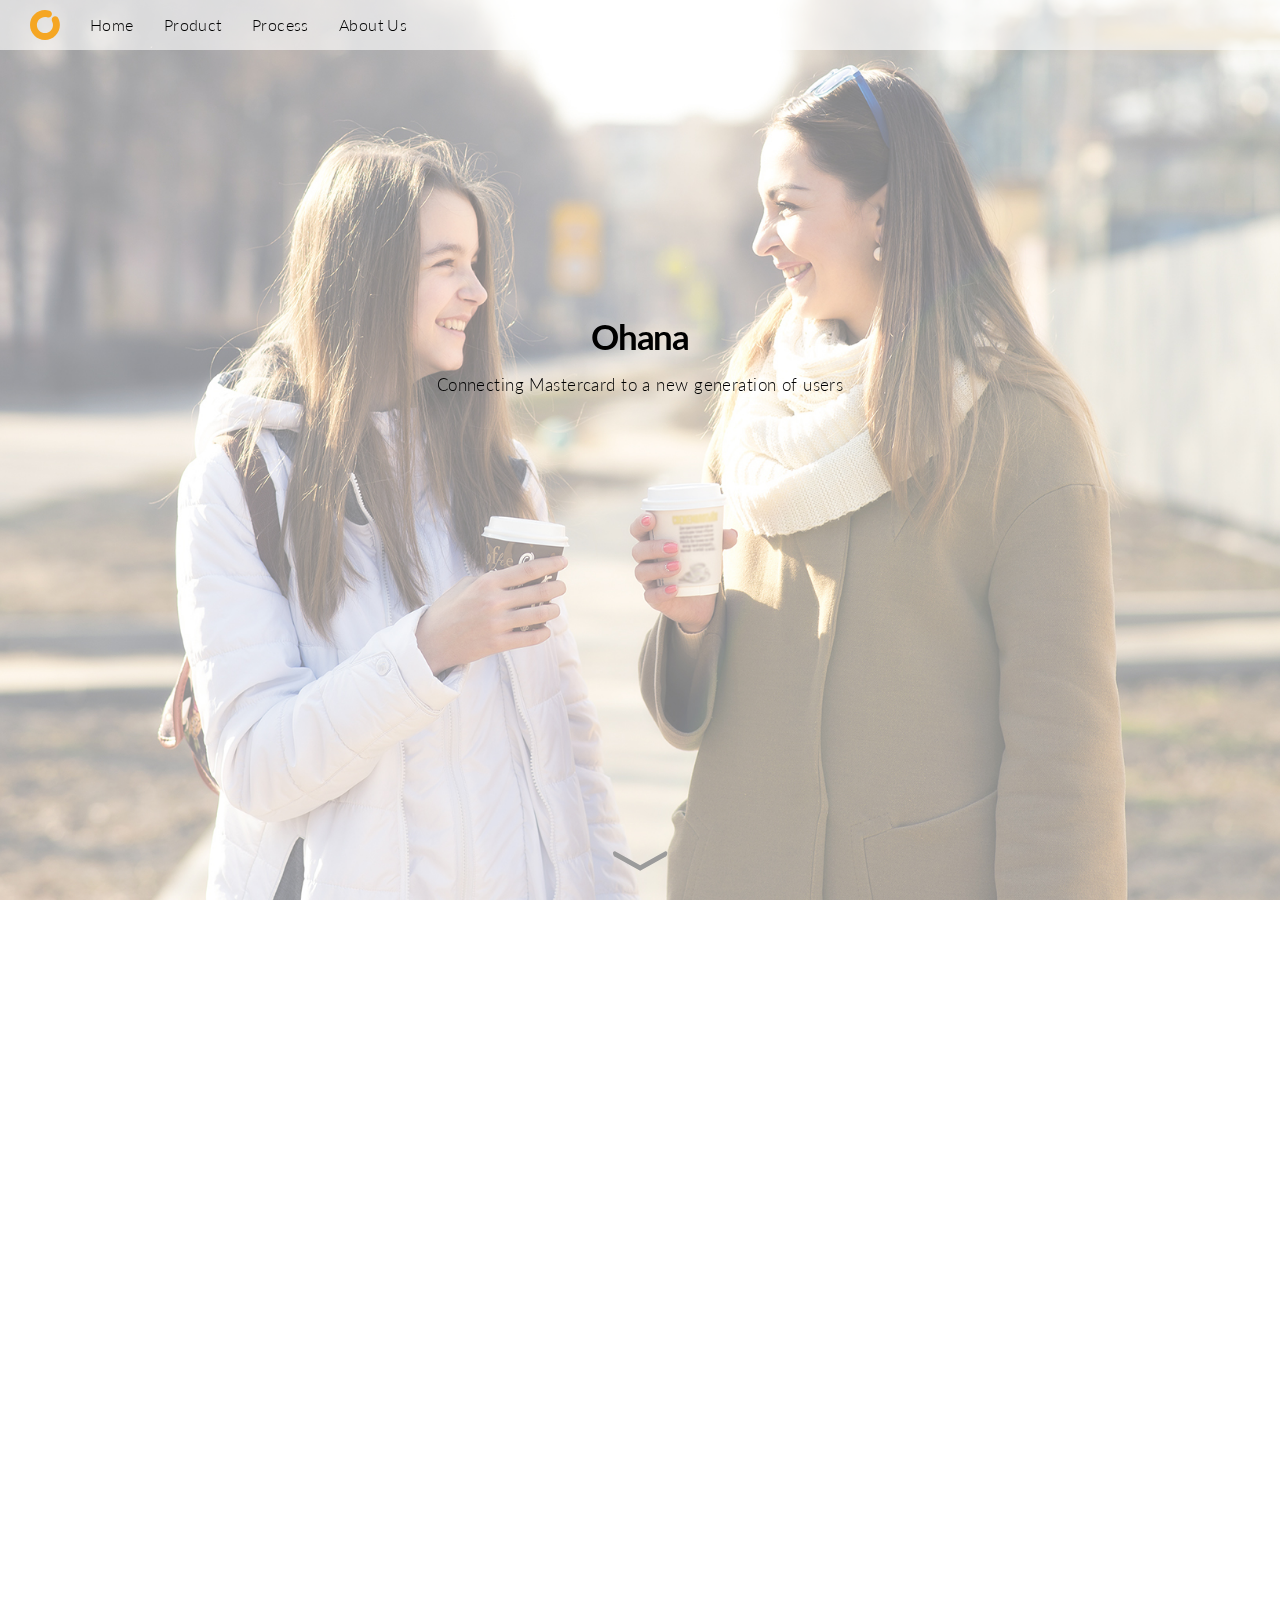
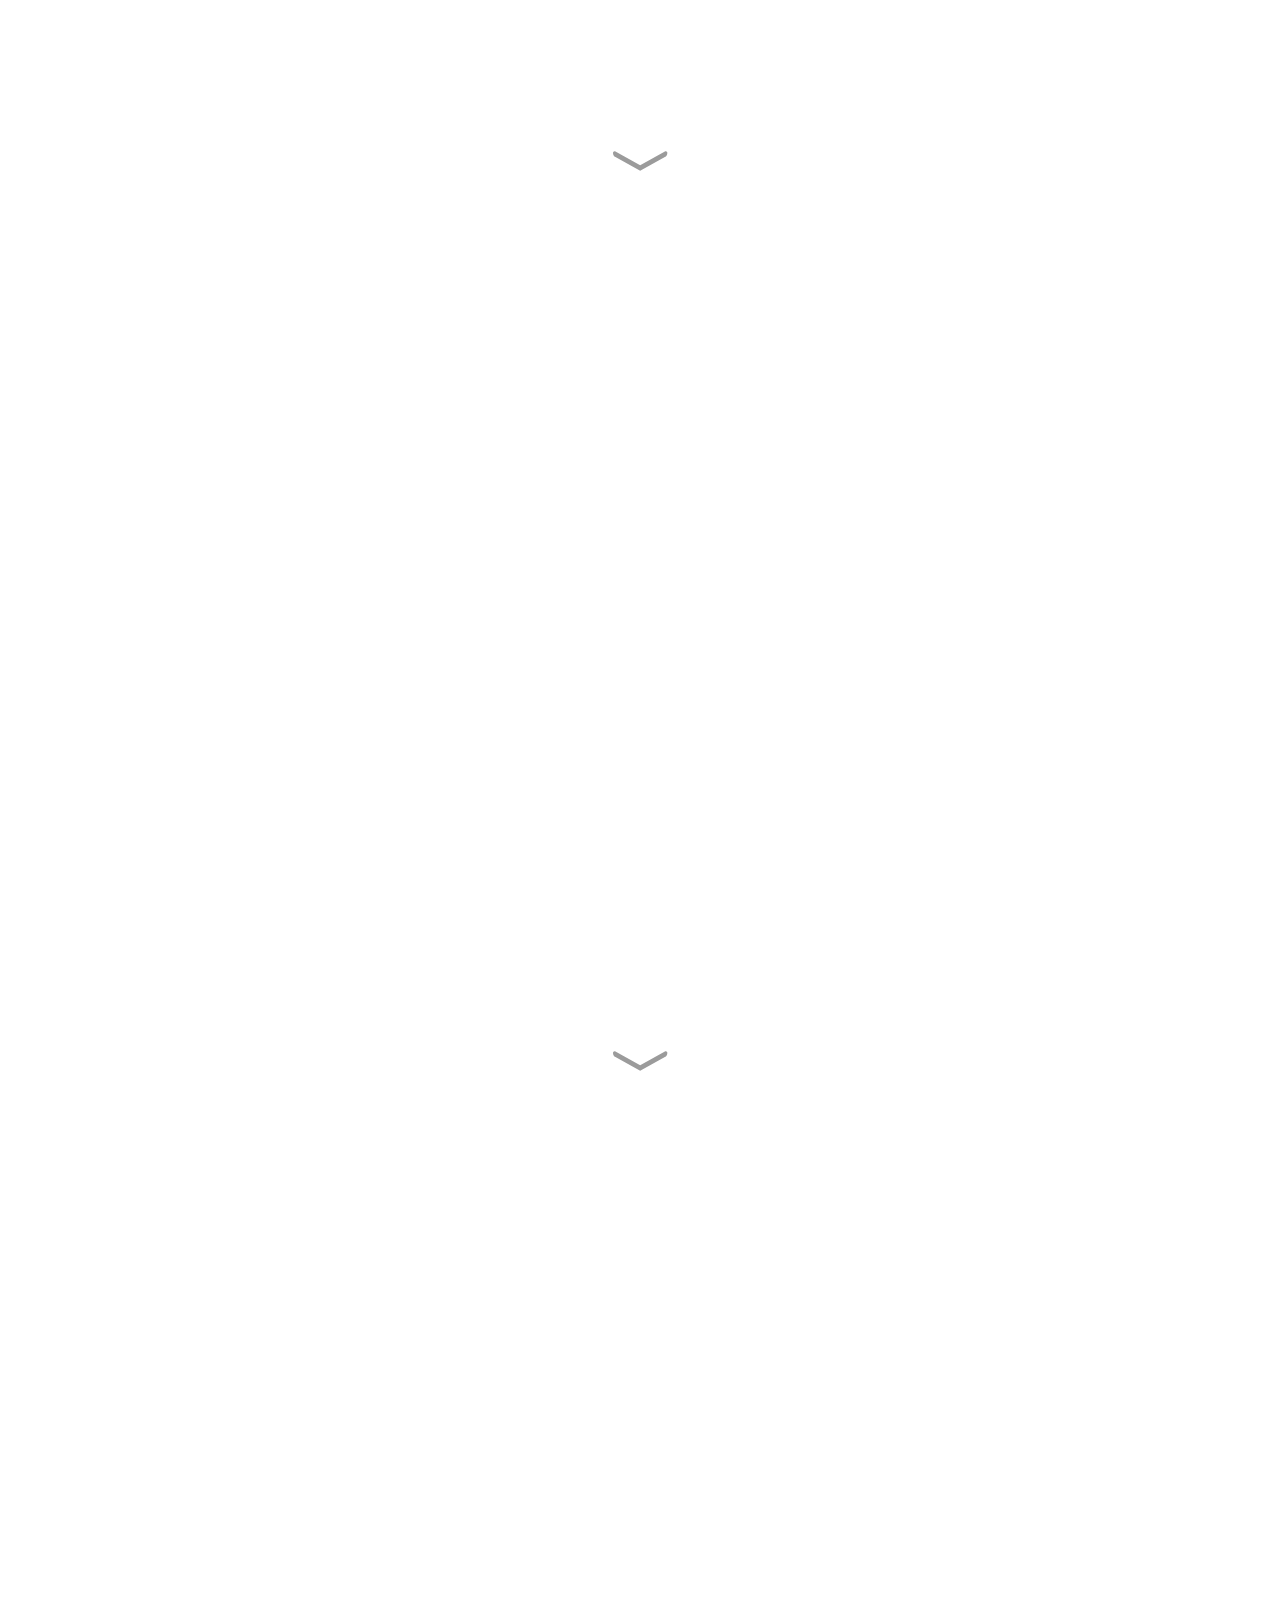
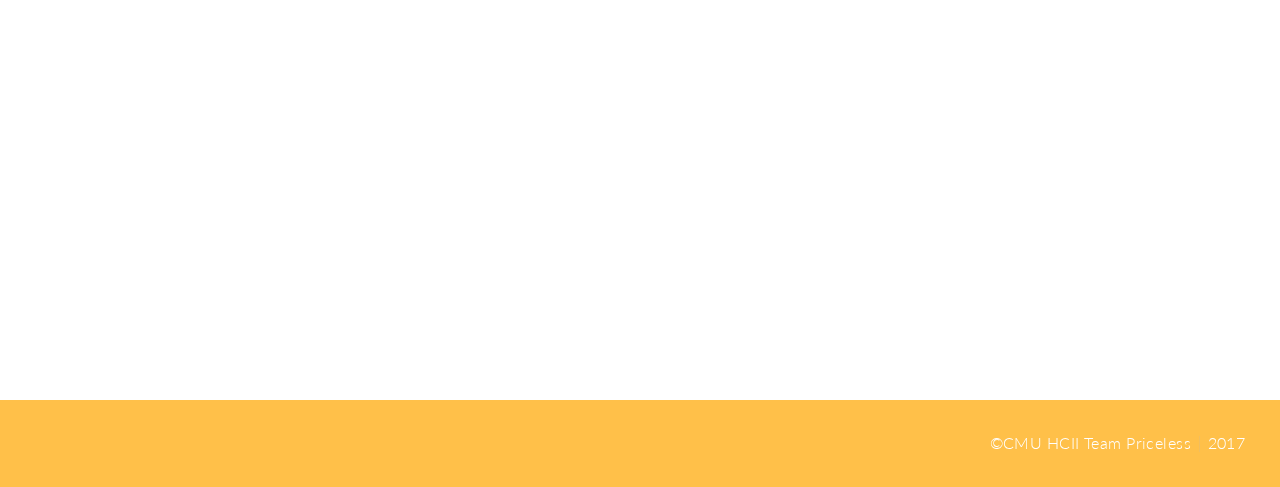
<file: index.html>
<!DOCTYPE HTML>
<!--
	Big Picture by HTML5 UP
	html5up.net | @ajlkn
	Free for personal and commercial use under the CCA 3.0 license (html5up.net/license)
-->
<html>
	<head>
		<title>Ohana-Connecting Mastercard to a new generation of users</title>
		<meta charset="utf-8" />
		<meta name="viewport" content="width=device-width, initial-scale=1" />
		<!--[if lte IE 8]><script src="assets/js/ie/html5shiv.js"></script><![endif]-->
		<link rel="stylesheet" href="assets/css/main.css" />
		<link rel="stylesheet" type="text/css" href="iosscreens/animate.css">
		<link rel="stylesheet" type="text/css" href="assets/css/customstyles.css" />
		<link href="https://fonts.googleapis.com/css?family=Lato:100,300,400,700,900" rel="stylesheet">
		<link rel='shortcut icon' type='image/x-icon' href='favicon2.ico' />
		<!--[if lte IE 8]><link rel="stylesheet" href="assets/css/ie8.css" /><![endif]-->
		<!--[if lte IE 9]><link rel="stylesheet" href="assets/css/ie9.css" /><![endif]-->
	</head>
	<body class="is-loading">

		<!-- Header -->
		<div class="navbar myrow">
            <img src="images/logo.svg" width="30px" height="30px">
            <a href="index.html">Home</a>
            <a href="product.html">Product</a>
            <a href="process.html">Process</a>
            <a href="about.html">About Us</a>
        </div>

			<!-- <header id="header">
				<img src="images/logo.svg" height="30px" width="30px">
				<span>Ohana</span>
				<nav>
					<ul>
						<li><a href="#intro">Home</a></li>
						<li><a href="#one">Product</a></li>
						<li><a href="#two">Process</a></li>
						<li><a href="#work">About</a></li>
					</ul>
				</nav>
			</header> -->

		<!-- Intro -->
			<section id="intro" class="main style1 dark fullscreen" style="align-items: flex-start;">
				<div class="content content1" style="margin-top: 30vh;">
					<header>
						<h1>Ohana</h1>
					</header>
					<p>Connecting Mastercard to a new generation of users</p>
					<!-- <footer>
						<a href="#one" class="button style2 down anchored" style="background-image: url(assets/css/images/darkdown.svg);border: none;">More</a>
					</footer> -->
				</div>
				<a href="#one" class="button style2 down anchored buttonanim" style="background-image: url(assets/css/images/darkdown.svg);border: none; ">More</a>
			</section>
			<!-- <section id="cutter1">
			</section> -->
		<!-- One -->
			<section id="one" class="main style2 right dark fullscreen index-one">
				<div class="nodisplay animated fadeInUp one-content">
					<h1 style="line-height: 150%;">A Financial Empowerment Program for Teenagers</h1>
					<div style="width: 100%;height: 2em;"></div>
					<div style="width: 100%;align-items: center;text-align: center;">
						<p class="one-p">Ohana is an educational credit product for teenagers to gain financial confidence through the mentorship of their parents.</p>
					</div>
				</div>
				<!-- <div class="content box style2">
					<header>
						<h2>What I Do</h2>
					</header>
					<p>Lorem ipsum dolor sit amet et sapien sed elementum egestas dolore condimentum.
					Fusce blandit ultrices sapien, in accumsan orci rhoncus eu. Sed sodales venenatis arcu,
					id varius justo euismod in. Curabitur egestas consectetur magna.</p>
				</div> -->
				<a href="#two" class="button style2 down anchored buttonanim" style="border: none; background-image: url(assets/css/images/darkdown.svg);">Next</a>
			</section>

			<!-- user journey -->
			<section id="two" class="main style2 right dark fullscreen index-one">
				<div class="nodisplay animated fadeInUp one-content">
					<h1 style="color: black; line-height: 150%;"">Journey Towards Financial Empowerment</h1>
					<div style="width: 100%;height: 2em;"></div>
					<div style="width: 100%;align-items: center;text-align: center;">
						<p class="one-p" style="color: white;-webkit-touch-callout: none; /* iOS Safari */-webkit-user-select: none; /* Safari */-khtml-user-select: none; /* Konqueror HTML */-moz-user-select: none; /* Firefox */-ms-user-select: none; /* Internet Explorer/Edge */user-select: none; ">Teenager's experience revolves around the theme of progressive education, while parent's experience revolves around two core themes: mentoring and monitoring.</p>
					</div>
					<div style="width: 100%;height: 3em;"></div>
					<img src="images/ohana-journey.svg" width="80%">
				</div>
				<!-- <div class="content box style2">
					<header>
						<h2>What I Do</h2>
					</header>
					<p>Lorem ipsum dolor sit amet et sapien sed elementum egestas dolore condimentum.
					Fusce blandit ultrices sapien, in accumsan orci rhoncus eu. Sed sodales venenatis arcu,
					id varius justo euismod in. Curabitur egestas consectetur magna.</p>
				</div> -->
				<a href="#three" class="button style2 down anchored buttonanim" style="background-image: url(assets/css/images/darkdown.svg);border: none;">Next</a>
			</section>
			<!-- benefit to each party -->
			<section id="three" class="main style2 right dark fullscreen index-one">
				<div class="nodisplay animated fadeInUp one-content">
					<h1 style="color: black;">Everybody Wins</h1>
					<div style="width: 100%;height: 4em;"></div>
					<div class="benefits">
						<div>
							<img src="images/end-users.svg" width="80px;">
							<p style="font-size: 16px;">Teenagers can start build credit early on, earn rewards through education, and eventually achieve financial responsibility and independence.</p>
						</div>
						<div>
							<img src="images/MC.png" width="80px" height="80px">
							<p style="font-size: 16px;">Mastercard earns revenue by selling this white-label service to partner banks, strengthens relationship with banks, and ties to other Mastercard programs</p>
						</div>
						<div>
							<img src="images/bank.svg" width="80px;">
							<p style="font-size: 16px;">Banks drive engagement on the bank platform, offer rewards to a new customer segment, and acquire family-level data</p>
						</div>
					</div>
					<div class="benefits-both">
						<div style="display: flex;flex-direction: row;justify-content: center;margin-top: 4em;">
							<img src="images/MC.png" width="80px" height="80px">
							<img src="images/bank.svg" width="80px" height="80px">
						</div>
						<p style="font-size: 16px;">Both banks and Mastercard grow credit market, increase in-network spend, and retain young customers by introducing them to credit card earlier.</p>
					</div>
				</div>
				<!-- <div class="content box style2">
					<header>
						<h2>What I Do</h2>
					</header>
					<p>Lorem ipsum dolor sit amet et sapien sed elementum egestas dolore condimentum.
					Fusce blandit ultrices sapien, in accumsan orci rhoncus eu. Sed sodales venenatis arcu,
					id varius justo euismod in. Curabitur egestas consectetur magna.</p>
				</div> -->
				<a href="#three" class="button style2 down anchored">Next</a>
			</section>

		<!-- Footer -->
			<footer id="footer" style="background: #ffc049;color: white;">
				<!-- Menu -->
				<ul class="menu">
					<li>&copy;CMU HCII Team Priceless</li><li>2017</li>
				</ul>
			</footer>

		<!-- Scripts -->
			<script src="assets/js/jquery.min.js"></script>
			<script src="assets/js/jquery.poptrox.min.js"></script>
			<script src="assets/js/jquery.scrolly.min.js"></script>
			<script src="assets/js/jquery.scrollex.min.js"></script>
			<script src="assets/js/skel.min.js"></script>
			<script src="assets/js/util.js"></script>
			<!--[if lte IE 8]><script src="assets/js/ie/respond.min.js"></script><![endif]-->
			<script src="assets/js/main.js"></script>

	</body>
</html>
</file>
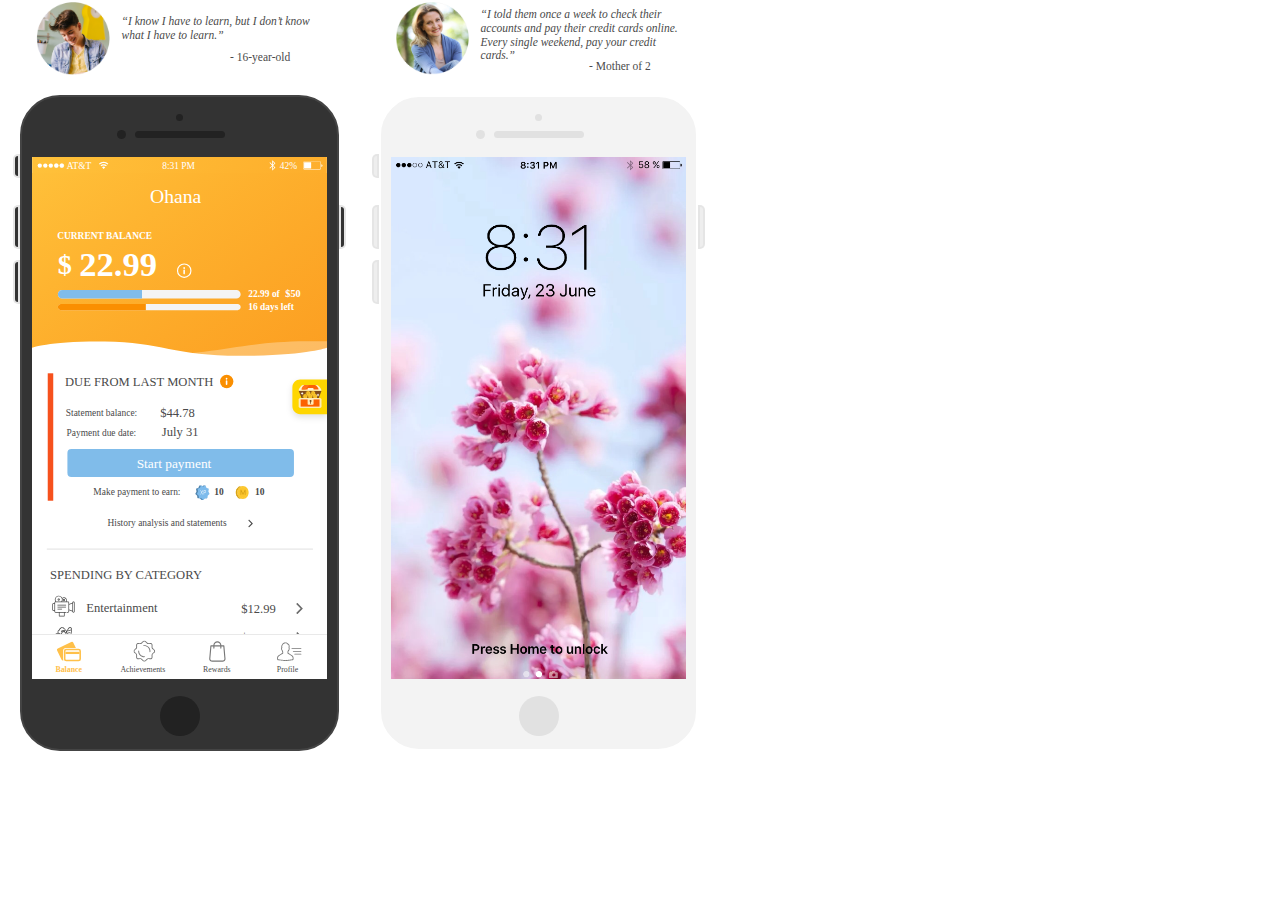
<file: iosscreens/index.html>
<!doctype html>
<html>
<head>
<meta charset="UTF-8">
<meta name="description" content="Ohana iPhone6 Mock" />
<title>Ohana iPhone6 Mock</title>
<link rel="stylesheet" type="text/css" href="iphonestyle.css">
<link rel="stylesheet" type="text/css" href="css/payment1.css">
<link rel="stylesheet" type="text/css" href="css/payment2.css">
<link rel="stylesheet" type="text/css" href="css/payment3.css">
<link rel="stylesheet" type="text/css" href="css/payment4.css">
<link rel="stylesheet" type="text/css" href="css/payment5.css">
<link rel="stylesheet" type="text/css" href="css/payment6.css">
<link rel="stylesheet" type="text/css" href="css/payment7.css">
<link rel="stylesheet" type="text/css" href="animate.css">
<link href="https://fonts.googleapis.com/css?family=Lato:100,300,400,700,900" rel="stylesheet">
<link href="https://fonts.googleapis.com/css?family=Open+Sans:300,400,600,700" rel="stylesheet">
<link href="https://fonts.googleapis.com/css?family=Lily+Script+One" rel="stylesheet">
 <!-- <div class="animated slideInUp nodisplay" id="screen2" style="height: 522px; width: 295px; background-color: green;"></div> -->
</head>

<body>
    <div class="half dark">
        <div class="quotes">
            <img src="screens/teen-round.png" width="85px" height="75px">
            <img src="screens/teen-quote.svg" width="215px" height="75px">
        </div>
        <div class="iphone-container">
            <div class="phone-shape small">
                <span class="button-one buttons"></span>
                <span class="button-two buttons"></span>
                <span class="button-three buttons"></span>
                <span class="button-four button last"></span>
                <div class="top-details">
                    <span class="camera"></span>
                    <span class="circle"></span>
                    <span class="speaker"></span>
                </div>
                <img class="statusbar" id="teen-statusbar" src="screens/statusbar.svg" width="295px">
                <img class="statusbar nodisplay" id="teen-statusbar-hover" src="screens/statusbar-hover.png" width="295px">

                <div class="phone-screen teen" id="payment1">
                    <img src="screens/payment1.svg" width="100%">
                    <img id="to-payment2" src="screens/payment1-btn.svg" width="227px">
                </div>

                <div class="nodisplay phone-screen teen" id="payment2">
                    <img class="animated fadeIn" id="payment2-bg" src="screens/payment2.svg" width="100%">
                    <div class="animated slideInUp dynamic" id="payment2-dynamic">
                        <img src="screens/payment2-pop.png" width="100%">
                        <img class="teen-loading" src="screens/mom-loading.png" width="37px" height="37px">
                    </div>
                </div>

                <!-- teen proceeds payment -->
                <div class="phone-screen teen nodisplay" id="payment3">
                    <img src="screens/payment3.png" width="100%">
                    <div id="to-payment4"></div>
                </div>

                <!-- teens review statement step 1 -->
                <div class="phone-screen teen nodisplay" id="payment4">
                    <img src="screens/payment4.svg" width="100%">
                    <img id="payment4-enter" src="screens/payment4-enter.svg" width="100%">
                    <img class="nodisplay" id="payment4-retail" src="screens/payment4-retail.svg" width="100%">
                    <div id="to-payment4-enter"></div>
                    <div id="to-payment4-retail"></div>
                    <img class="box-animation" id="payment4-box" src="screens/lootbox.svg" width="36px">
                    <img class="nodisplay" id="payment4-hover" src="screens/payment4-hover.png" width="100%">
                    <div id="to-payment5"></div>
                    <div class="quiz nodisplay animated slideInUp" id="statement-quiz">
                        <img id="quiz-bg" src="screens/quiz-bg.svg" width="100%">
                        <div class="items">
                            <img class="item" draggable="true" data-is_answer="no" data-is_selected="no" src="screens/quiz-choice1.svg" width="126px" height="38.5px">
                            <img class="item" draggable="true" data-is_answer="no" data-is_selected="no" src="screens/quiz-choice2.svg" width="126px" height="38.5px">
                            <img class="item" draggable="true" data-is_answer="yes" data-is_selected="no" src="screens/quiz-answer.svg" width="126px" height="38.5px">
                        </div>
                        <div class="answers">
                            <img class="answerspot" src="screens/quiz-answerspot.svg" data-is_answer="no" width="126px" height="38.5px">
                            <img class="answerspot" src="screens/quiz-answerspot.svg" data-is_answer="no" width="126px" height="38.5px">
                            <img class="answerspot" src="screens/quiz-answerspot.svg" data-is_answer="no" width="126px" height="38.5px">
                        </div>
                        <img id="quiz-done" data-clickable="no" src="screens/quiz-done-gray.svg" width="226px">
                        <div id="quiz-result" class="result">
                            <img class="nodisplay" src="screens/quiz-gotitright.svg" width="146px">
                            <img class="nodisplay" src="screens/quiz-gotitwrong.svg" width="146px">
                        </div>
                    </div>
                </div>

                <!-- teens choose payment amount -->
                <div class="phone-screen teen nodisplay" id="payment5">
                    <img src="screens/payment5.svg" width="100%">
                    <img class="box-animation" id="payment5-box" src="screens/lootbox.svg" width="36px">
                    <div id="to-payment6"></div>
                    <div class="slider" id="payment5-slider">
                        <div class="sliding"></div>
                        <div class="sliding-bg"></div>
                        <div class="slidingbar">
                            <div draggable="true" class="slidingball"></div>
                        </div>
                        <div class="youll-pay">
                            <p class="raleway12g">You will pay: $ </p>
                            <input class="raleway14b" type="text" name="" value="44.78">
                        </div>
                        <div id="payment5-badgood">
                            <span class="raleway12g" id="payment5-hurt">Not good</span>
                            <span class="raleway12g" id="payment5-nothing">Doesn't hurt</span>
                            <span class="raleway12g good-active" id="payment5-good">Good choice!</span>
                        </div>
                        <img src="screens/payment5-good.svg" width="22px">
                        <input id="payment5-amount" type="hidden" name="" value="44.78">
                    </div>
                    <img class="nodisplay" id="payment5-hover" src="screens/payment4-hover.png" width="100%">
                    <div class="quiz nodisplay animated slideInUp" id="payment5-quiz">
                        <img id="payment5-quiz-bg" src="screens/payment5-quiz.svg" width="100%">
                        <div id="payment5-closequiz"></div>
                    </div>
                </div>

                <!-- teen confirm payment -->
                <div class="phone-screen teen nodisplay" id="payment6">
                    <img src="screens/payment6.svg" width="100%">
                    <img id="payment6-check" src="screens/payment6-check.svg" data-ischecked="no" width="20px">
                    <img id="to-payment7" src="screens/payment6-gray.svg" data-isactive="no" width="226px">
                    <div id="payment6-amount1">$44</div>
                    <div id="payment6-amount2">$44</div>
                    <p class="nodisplay" id="payment6-text">Payment requirements and interest rate are in terms and conditions. Tap on the question mark to see terms and conditions.</p>
                </div>

                <!-- teen finish payment and get rewards -->
                <div class="phone-screen teen nodisplay" id="payment7">
                    <img src="screens/payment7.svg" width="100%">
                    <!-- <img src="screens/payment-done-demo.svg" width="100%"> -->
                    <div id="to-payment8"></div>
                    <div id="payment7-amount1">$44</div>
                    <div id="payment7-amount2">$44</div>
                    <img class="nodisplay" id="payment7-reward" src="screens/payment7-reward.svg" width="187px">
                </div>

                <img class="btmbar" id="teen-btmbar" src="screens/payment1-btm.svg" width="295px">
                
                <div class="circle-button"></div>
            </div>
        </div>
    </div>

    <div class="half" id="mom-half">
        <div class="quotes">
            <img src="screens/mom-round.png" width="85px" height="75px">
            <img src="screens/mom-quote.svg" width="215px" height="75px">
        </div>
        <div class="iphone-container">
            <div class="phone-shape small">
                <span class="button-one buttons"></span>
                <span class="button-two buttons"></span>
                <span class="button-three buttons"></span>
                <span class="button-four button last"></span>
                <div class="top-details">
                    <span class="camera"></span>
                    <span class="circle"></span>
                    <span class="speaker"></span>
                </div>
                <img class="statusbar nodisplay" id="mom-statusbar" src="screens/statusbar.svg" width="295px">
                <div class="phone-screen mom" id="payment0-mom">
                    <img src="screens/payment0-mom.png" width="100%">
                </div>
                <div class="phone-screen mom nodisplay" id="payment1-mom">
                    <img src="screens/payment1-mom.png" width="100%">
                    <div id="to-payment2-mom"></div>
                </div>

                <!-- mom waiting for response -->
                <div class="phone-screen mom nodisplay animated zoomIn" id="payment2-mom">
                    <img src="screens/payment2-mom.png" width="100%">
                    <img class="mom-loading" src="screens/mom-loading.png" width="37px" height="37px">
                    <div id="to-payment3-mom"></div>
                </div>

                <!-- mom click done -->
                <div class="phone-screen mom nodisplay" id="payment3-mom">
                    <img src="screens/payment3-mom.png" width="100%">
                    <div id="to-payment4-mom"></div>
                </div>


                <img class="btmbar nodisplay" id="mom-btmbar" src="screens/payment1-btm.svg" width="295px">
                <div class="circle-button"></div>
            </div>
        </div>
    </div>

<script src="https://ajax.googleapis.com/ajax/libs/jquery/1.11.1/jquery.min.js"></script>
<script type="text/javascript" src="script.js"></script>
<!-- <script type="text/javascript" src="iphonescripts.js"></script> -->
</body>

</html>
</file>
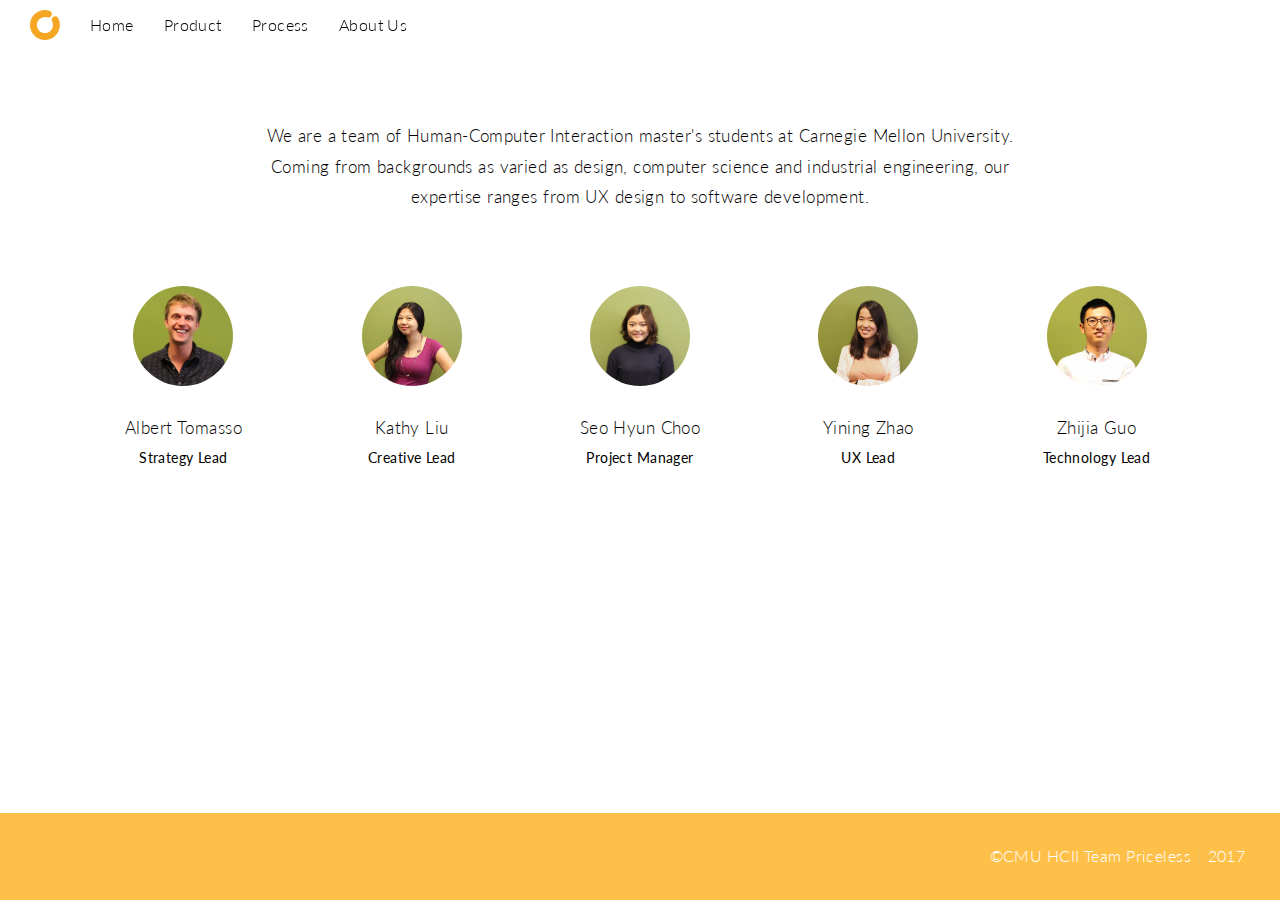
<file: about.html>
<!DOCTYPE html>
<html>
<head>
	<title>Ohana About</title>
	<meta charset="utf-8" />
	<meta name="viewport" content="width=device-width, initial-scale=1" />
	<!--[if lte IE 8]><script src="assets/js/ie/html5shiv.js"></script><![endif]-->
	<link rel="stylesheet" href="assets/css/main.css" />
	<link rel="stylesheet" type="text/css" href="iosscreens/animate.css">
	<link rel="stylesheet" type="text/css" href="assets/css/customstyles.css" />
	<link href="https://fonts.googleapis.com/css?family=Lato:100,300,400,700,900" rel="stylesheet">
	<link rel='shortcut icon' type='image/x-icon' href='favicon2.ico' />
</head>

<body class="is-loading">
	<!-- Header -->
	<div class="navbar myrow">
        <img src="images/logo.svg" width="30px" height="30px">
        <a href="index.html">Home</a>
        <a href="product.html">Product</a>
        <a href="process.html">Process</a>
        <a href="about.html">About Us</a>
    </div>

    <!-- Work -->
	<section id="work" class="main style3 primary" style="display: block;">
		<div class="content">
			<header>
				<p>We are a team of Human-Computer Interaction master's students at Carnegie Mellon University. Coming from backgrounds as varied as design, computer science and industrial engineering, our expertise ranges from UX design to software development.</p>
			</header>
			
		</div>
		<br>
			<div class="all-people" id="all-people">
				<div class="hiddendisplay people" id="albert">
					<img src="images/Albert.jpg" width="100px" height="100px" style="border-radius: 50%;">
					<p class="people-name">Albert Tomasso</p>
					<p class="people-title">Strategy Lead</p>
				</div>
				<div class="hiddendisplay people" id="kathy">
					<img src="images/Kathy.jpg" width="100px" height="100px" style="border-radius: 50%;">
					<p class="people-name">Kathy Liu</p>
					<p class="people-title">Creative Lead</p>
				</div>
				<div class="hiddendisplay people" id="seohyun">
					<img src="images/Jenna.jpg" width="100px" height="100px" style="border-radius: 50%;">
					<p class="people-name">Seo Hyun Choo</p>
					<p class="people-title">Project Manager</p>
				</div>
				<div class="hiddendisplay people" id="yining">
					<img src="images/Yining.jpg" width="100px" height="100px" style="border-radius: 50%;">
					<p class="people-name">Yining Zhao</p>
					<p class="people-title">UX Lead</p>
				</div>
				<div class="hiddendisplay people" id="zhijia">
					<img src="images/Johnny.jpg" width="100px" height="100px" style="border-radius: 50%;">
					<p class="people-name">Zhijia Guo</p>
					<p class="people-title">Technology Lead</p>
				</div>
			</div>
		
	</section>
	
	<!-- Footer -->
	<footer id="footer" style="width: 100%; position: fixed;bottom: 0;background: #ffc049;color: white;">
		<!-- Icons -->
		<!-- Menu -->
		<ul class="menu">
			<li>&copy;CMU HCII Team Priceless</li><li>2017</li>
		</ul>

	</footer>


    <script src="assets/js/jquery.min.js"></script>
	<script src="assets/js/jquery.poptrox.min.js"></script>
	<script src="assets/js/jquery.scrolly.min.js"></script>
	<script src="assets/js/jquery.scrollex.min.js"></script>
	<script src="assets/js/skel.min.js"></script>
	<script src="assets/js/util.js"></script>
	<!--[if lte IE 8]><script src="assets/js/ie/respond.min.js"></script><![endif]-->
	<script src="assets/js/about.js"></script>
</body>
</html>
</file>
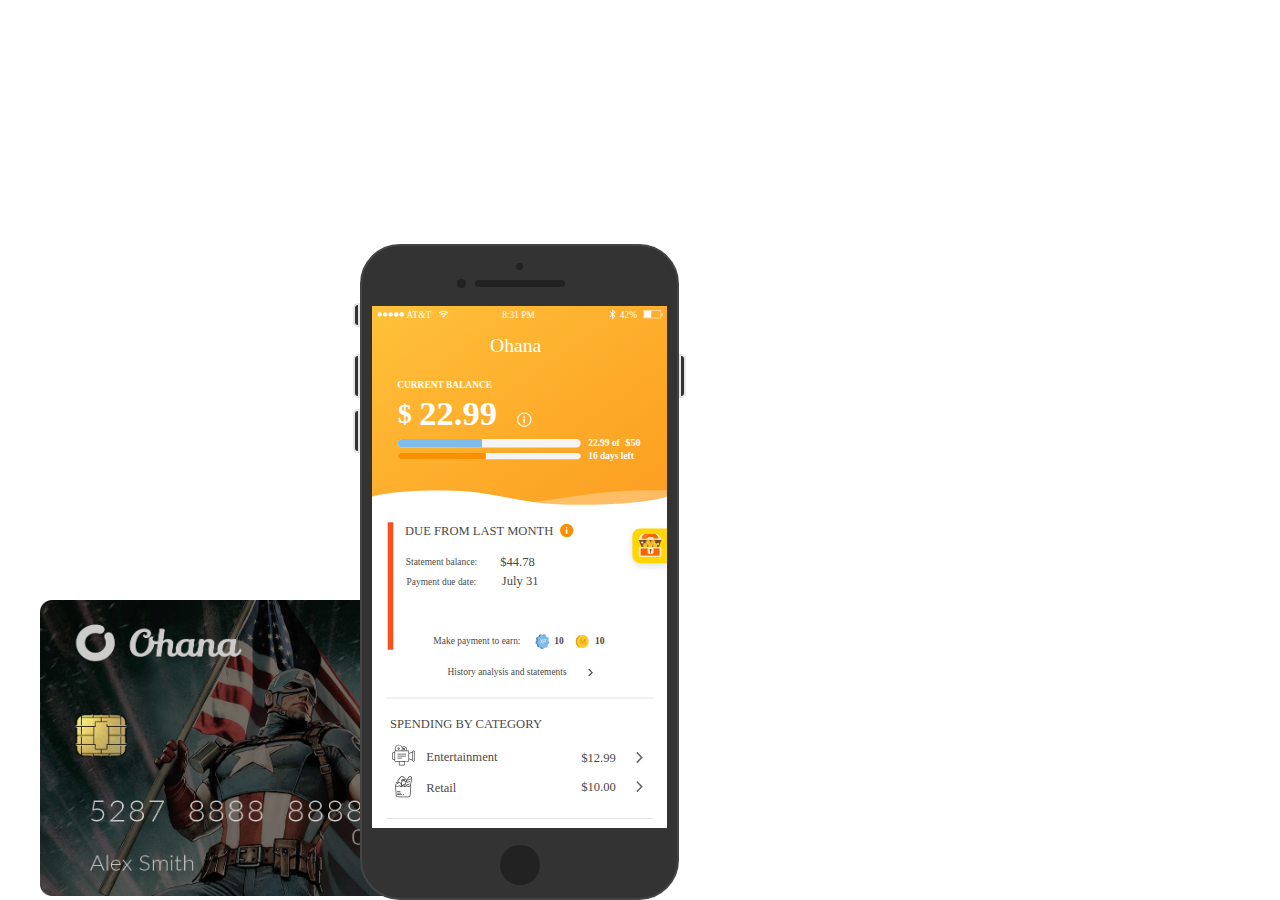
<file: iosscreens/five.html>
<!doctype html>
<html>
<head>
<meta charset="UTF-8">
<meta name="description" content="Ohana iPhone Mock" />
<title>Ohana iPhone Mock</title>
<link rel="stylesheet" type="text/css" href="iphonestyle.css">
<link href="https://fonts.googleapis.com/css?family=Lato:100,300,400,700,900" rel="stylesheet">
 <!-- <div class="animated slideInUp nodisplay" id="screen2" style="height: 522px; width: 295px; background-color: green;"></div> -->
</head>

<body style="position: relative;">
    <div class="half dark" style="position: absolute;bottom: 0;left: 20px;">
        <div class="iphone-container">
            <img src="screens/teen-graduation.png" width="360px" height="296px">
        </div>
    </div>

    <div class="half dark" style="position: absolute;bottom: 0;left: 340px;">
        <div class="iphone-container">
            <div class="phone-shape small">
                <span class="button-one buttons"></span>
                <span class="button-two buttons"></span>
                <span class="button-three buttons"></span>
                <span class="button-four button last"></span>
                <div class="top-details">
                    <span class="camera"></span>
                    <span class="circle"></span>
                    <span class="speaker"></span>
                </div>
                <div class="phone-screen mom" id="payment3-mom">
                    <img src="screens/payment1.svg" width="100%">
                </div>
                <div class="circle-button"></div>
            </div>
        </div>
    </div>

<script src="https://ajax.googleapis.com/ajax/libs/jquery/1.11.1/jquery.min.js"></script>
</body>

</html>
</file>
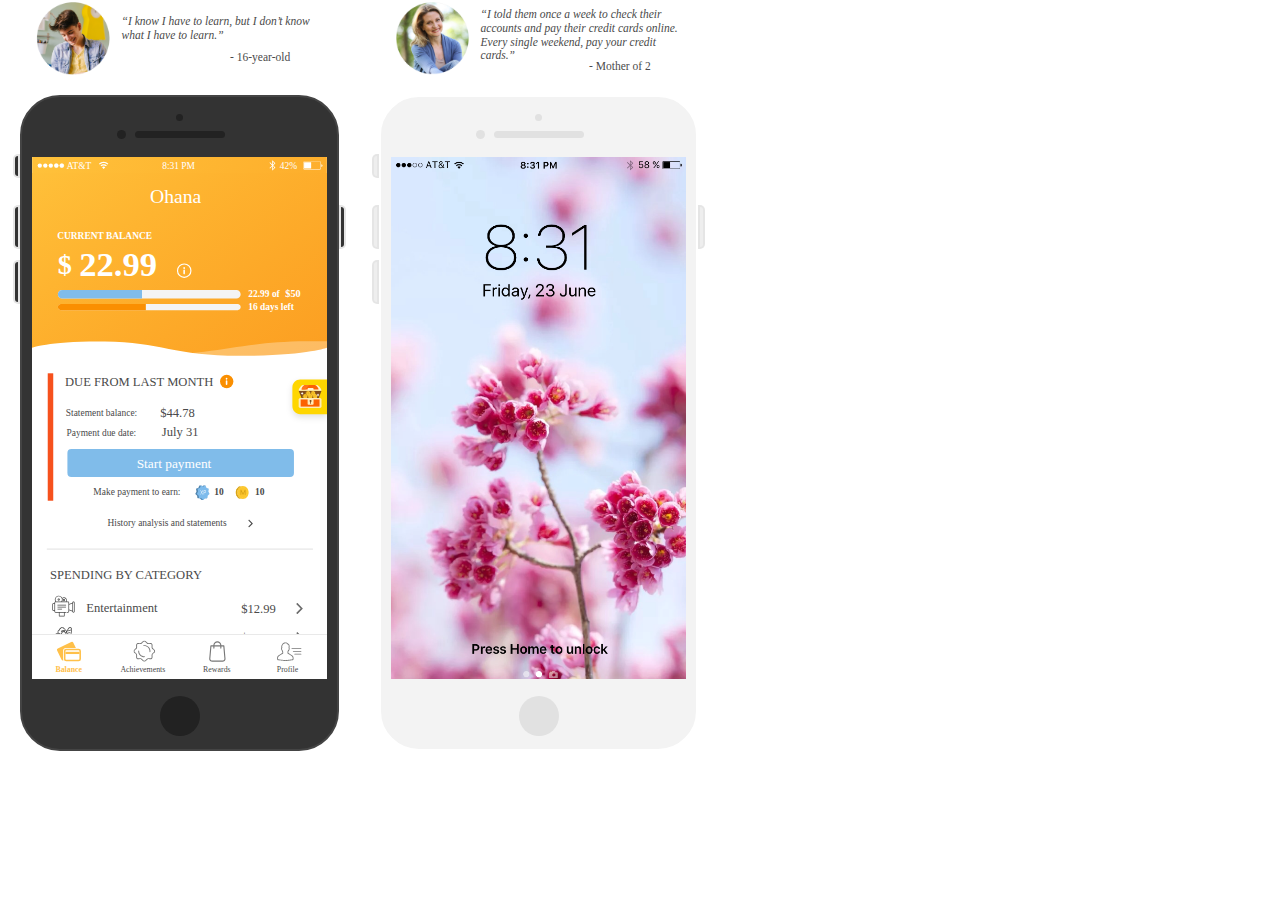
<file: iosscreens/one.html>
<!doctype html>
<html>
<head>
<meta charset="UTF-8">
<meta name="description" content="A beautiful HTML & CSS built iPhone 6 mock for your website." />
<title>MocKit - Beautiful HTML & CSS built iPhone 6 mock</title>
<link rel="stylesheet" type="text/css" href="iphonestyle.css">
<link rel="stylesheet" type="text/css" href="css/payment1.css">
<link rel="stylesheet" type="text/css" href="css/payment2.css">
<link rel="stylesheet" type="text/css" href="css/payment3.css">
<link rel="stylesheet" type="text/css" href="css/payment4.css">
<link rel="stylesheet" type="text/css" href="css/payment5.css">
<link rel="stylesheet" type="text/css" href="css/payment6.css">
<link rel="stylesheet" type="text/css" href="css/payment7.css">
<link rel="stylesheet" type="text/css" href="animate.css">
<link href="https://fonts.googleapis.com/css?family=Lato:100,300,400,700,900" rel="stylesheet">
<link href="https://fonts.googleapis.com/css?family=Open+Sans:300,400,600,700" rel="stylesheet">
<link href="https://fonts.googleapis.com/css?family=Lily+Script+One" rel="stylesheet">
 <!-- <div class="animated slideInUp nodisplay" id="screen2" style="height: 522px; width: 295px; background-color: green;"></div> -->
</head>

<body>
    <div class="half dark">
        <div class="quotes">
            <img src="screens/teen-round.png" width="85px" height="75px">
            <img src="screens/teen-quote.svg" width="215px" height="75px">
        </div>
        <div class="iphone-container">
            <div class="phone-shape small">
                <span class="button-one buttons"></span>
                <span class="button-two buttons"></span>
                <span class="button-three buttons"></span>
                <span class="button-four button last"></span>
                <div class="top-details">
                    <span class="camera"></span>
                    <span class="circle"></span>
                    <span class="speaker"></span>
                </div>
                <img class="statusbar" id="teen-statusbar" src="screens/statusbar.svg" width="295px">
                <img class="statusbar nodisplay" id="teen-statusbar-hover" src="screens/statusbar-hover.png" width="295px">

                <div class="phone-screen teen" id="payment1">
                    <img src="screens/payment1.svg" width="100%">
                    <img id="to-payment2" src="screens/payment1-btn.svg" width="227px">
                </div>

                <div class="nodisplay phone-screen teen" id="payment2">
                    <img class="animated fadeIn" id="payment2-bg" src="screens/payment2.svg" width="100%">
                    <div class="animated slideInUp dynamic" id="payment2-dynamic">
                        <img src="screens/payment2-pop.png" width="100%">
                        <img class="teen-loading" src="screens/mom-loading.png" width="37px" height="37px">
                    </div>
                </div>

                <!-- teen proceeds payment -->
                <div class="phone-screen teen nodisplay" id="payment3">
                    <img src="screens/payment3.png" width="100%">
                    <div id="to-payment4"></div>
                </div>

                <!-- teens review statement step 1 -->
                <div class="phone-screen teen nodisplay" id="payment4">
                    <img src="screens/payment4.svg" width="100%">
                    <img class="box-animation" id="payment4-box" src="screens/lootbox.svg" width="36px">
                    <img class="nodisplay" id="payment4-hover" src="screens/payment4-hover.png" width="100%">
                    <div id="to-payment5"></div>
                    <div class="quiz nodisplay animated slideInUp" id="statement-quiz">
                        <img id="quiz-bg" src="screens/quiz-bg.svg" width="100%">
                        <div class="items">
                            <img class="item" draggable="true" data-is_answer="no" data-is_selected="no" src="screens/quiz-choice1.svg" width="126px" height="38.5px">
                            <img class="item" draggable="true" data-is_answer="no" data-is_selected="no" src="screens/quiz-choice2.svg" width="126px" height="38.5px">
                            <img class="item" draggable="true" data-is_answer="yes" data-is_selected="no" src="screens/quiz-answer.svg" width="126px" height="38.5px">
                        </div>
                        <div class="answers">
                            <img class="answerspot" src="screens/quiz-answerspot.svg" data-is_answer="no" width="126px" height="38.5px">
                            <img class="answerspot" src="screens/quiz-answerspot.svg" data-is_answer="no" width="126px" height="38.5px">
                            <img class="answerspot" src="screens/quiz-answerspot.svg" data-is_answer="no" width="126px" height="38.5px">
                        </div>
                        <img id="quiz-done" data-clickable="no" src="screens/quiz-done-gray.svg" width="226px">
                        <div id="quiz-result" class="result">
                            <img class="nodisplay" src="screens/quiz-gotitright.svg" width="146px">
                            <img class="nodisplay" src="screens/quiz-gotitwrong.svg" width="146px">
                        </div>
                    </div>
                </div>

                <!-- teens choose payment amount -->
                <div class="phone-screen teen nodisplay" id="payment5">
                    <img src="screens/payment5.svg" width="100%">
                    <img id="payment5-box" src="screens/lootbox.svg" width="36px">
                    <div id="to-payment6"></div>
                    <div class="slider" id="payment5-slider">
                        <div class="sliding"></div>
                        <div class="sliding-bg"></div>
                        <div class="slidingbar">
                            <div draggable="true" class="slidingball"></div>
                        </div>
                        <div class="youll-pay">
                            <p class="raleway12g">You will pay: $ </p>
                            <input class="raleway14b" type="text" name="" value="47.78">
                        </div>
                        <div id="payment5-badgood">
                            <span class="raleway12g" id="payment5-hurt">Not good</span>
                            <span class="raleway12g" id="payment5-nothing">Doesn't hurt</span>
                            <span class="raleway12g good-active" id="payment5-good">Good choice!</span>
                        </div>
                        <img src="screens/payment5-good.svg" width="22px">
                        <input id="payment5-amount" type="hidden" name="" value="47.78">
                    </div>
                </div>

                <!-- teen confirm payment -->
                <div class="phone-screen teen nodisplay" id="payment6">
                    <img src="screens/payment6.svg" width="100%">
                    <img id="payment6-check" src="screens/payment6-check.svg" data-ischecked="no" width="20px">
                    <img id="to-payment7" src="screens/payment6-gray.svg" data-isactive="no" width="226px">
                    <div id="payment6-amount1">$44</div>
                    <div id="payment6-amount2">$44</div>
                    <p class="nodisplay" id="payment6-text">Payment requirements and interest rate are in terms and conditions. Tap on the question mark to see terms and conditions.</p>
                </div>

                <!-- teen finish payment and get rewards -->
                <div class="phone-screen teen nodisplay" id="payment7">
                    <img src="screens/payment7.svg" width="100%">
                    <div id="to-payment8"></div>
                    <div id="payment7-amount1">$44</div>
                    <div id="payment7-amount2">$44</div>
                    <img class="nodisplay" id="payment7-reward" src="screens/payment7-reward.svg" width="187px">
                </div>

                <img class="btmbar" id="teen-btmbar" src="screens/payment1-btm.svg" width="295px">
                
                <div class="circle-button"></div>
            </div>
        </div>
    </div>

    <div class="half" id="mom-half">
        <div class="quotes">
            <img src="screens/mom-round.png" width="85px" height="75px">
            <img src="screens/mom-quote.svg" width="215px" height="75px">
        </div>
        <div class="iphone-container">
            <div class="phone-shape small">
                <span class="button-one buttons"></span>
                <span class="button-two buttons"></span>
                <span class="button-three buttons"></span>
                <span class="button-four button last"></span>
                <div class="top-details">
                    <span class="camera"></span>
                    <span class="circle"></span>
                    <span class="speaker"></span>
                </div>
                <img class="statusbar nodisplay" id="mom-statusbar" src="screens/statusbar.svg" width="295px">
                <div class="phone-screen mom" id="payment0-mom">
                    <img src="screens/payment0-mom.png" width="100%">
                </div>
                <div class="phone-screen mom nodisplay" id="payment1-mom">
                    <img src="screens/payment1-mom.png" width="100%">
                    <div id="to-payment2-mom"></div>
                </div>

                <!-- mom waiting for response -->
                <div class="phone-screen mom nodisplay animated zoomIn" id="payment2-mom">
                    <img src="screens/payment2-mom.png" width="100%">
                    <img class="mom-loading" src="screens/mom-loading.png" width="37px" height="37px">
                    <div id="to-payment3-mom"></div>
                </div>

                <!-- mom click done -->
                <div class="phone-screen mom nodisplay" id="payment3-mom">
                    <img src="screens/payment3-mom.png" width="100%">
                    <div id="to-payment4-mom"></div>
                </div>


                <img class="btmbar nodisplay" id="mom-btmbar" src="screens/payment1-btm.svg" width="295px">
                <div class="circle-button"></div>
            </div>
        </div>
    </div>

<script src="https://ajax.googleapis.com/ajax/libs/jquery/1.11.1/jquery.min.js"></script>
<script type="text/javascript" src="script.js"></script>
<!-- <script type="text/javascript" src="iphonescripts.js"></script> -->
</body>

</html>
</file>
<file: assets/css/customstyles.css>
* {
	font-family: 'Lato', 'Helvetica', 'Arial', sans-serif;
}
    
h1 {
	font-size: 3em;
    font-size: 2em;
    margin-top: 0;
    font-family: 'Lato', Helvetica, Helvetica Neue, Arial, sans-serif;
    font-weight: 700;
    color: black;
}
p {
	color: black;
}
.nodisplay {
	display: none;
}
.hiddendisplay {
	visibility: hidden;
}
#header img {
	margin-top: 15px;
	margin-left: 2em;
}

.navbar {
	position: fixed;
	top: 0;
	width: 100%;
	overflow: hidden;
	z-index: 3;
	height: 50px;
	background-color: rgba(255,255,255,0.6);
	align-items: center;
}
.navbar > * {
	float: left;
	display: block;
	line-height: 50px;
}
.navbar img {
	margin-top: 10px;
	margin-left: 30px;
}
.navbar a {
	color: black;
	padding: 0;
	margin-left: 30px;
	text-align: center;
	font-weight: 300;
	text-decoration: none;
	font-size: 16px;
}
#intro {
	top: 0;
}
.main .fullscreen {
	margin: 0;
}
#cutter1 {
	background: url("../../images/cutter1.jpg");
	background-size: cover;
	height: 140px;
	width: 100%;
}
.index-one {
	justify-content: center;
	align-items: flex-start;
}
.one-content {
	margin-top: 12vh;
	text-align: center;
	justify-content: center;
}
.one-p {
	margin: 0 auto; 
	width: 70%;
}
.all-people {
	display: flex;
	flex-direction: row;
	justify-content: center; 
	margin: 0 4em 0 4em;
}
.people {
	width: 20%;
}
.people-name {
	margin-top: 1em;
	margin-bottom: 0em;
}
.people-title {
	margin-top: 0em;
	margin-bottom: 1em;
	font-size: 14px;
	font-weight: 400;
}
.people-desc {
	font-size: 14px;
	font-weight: 300;
}
#two {
	background: url("../../images/white.jpg");
	background-size: cover;
	background-attachment: fixed;
	background-position: 50% 50%;
	background-repeat: no-repeat;
}
#three {
	background: url("../../images/white.jpg");
	background-size: cover;
	background-attachment: fixed;
	background-position: 50% 50%;
	background-repeat: no-repeat;
}
.benefits {
	display: flex;
	flex-direction: row;
	justify-content: center;
	padding-left: 4em;
	padding-right: 4em;
}
.benefits p {
	color: black;
	line-height: 150%;
	text-align: center;
}
.benefits div {
	margin-left: 1em;
	margin-right: 1em;
	/*padding: 1em;
	border: 4px solid #ffc049;*/
}
.benefits-both {
	margin-left: 40vh;
	margin-right: 40vh;
}
.buttonanim {
	animation: downbutton 2s infinite ease-in-out;
}

/*begin product page*/

@media screen and (max-width: 768px) {
	/*about us page*/
	.all-people {
		display: block;
		align-items: center;
	}
	.people {
		width: 100%;
		margin-bottom: 2em;
	}
	/*index page*/
	.one-p {
		width: 100%;
	}
	.one-content {
		margin-top: 2vh;
		margin-left: 1em;
		margin-right: 1em;
	}
	.benefits-both {
		margin-left: 1em;
		margin-right: 1em;
	}
	.benefits-both div {
		margin-top: 0;
	}
	.benefits {
		display: flex;
		flex-direction: column;
		justify-content: flex-start;
		align-items: center;
		padding-left: 1em;
		padding-right: 1em;
	}
	.benefits div {
		margin-bottom: 4em;
	}
	/*process page*/
}
@media screen and (max-width: 400px) {
	/*about us page*/
	.all-people {
		display: block;
		align-items: center;
	}
	.people {
		width: 100%;
		margin-bottom: 2em;
	}
	/*index page*/
	.navbar a {
		color: black;
		padding: 0;
		margin-left: 15px;
		text-align: center;
		font-weight: 300;
		text-decoration: underline;
		font-size: 14px;
	}
	
	.one-p {
		width: 100%;
	}
	.one-content {
		margin-top: 2vh;
		margin-left: 1em;
		margin-right: 1em;
	}
	.benefits-both {
		margin-left: 5vh;
		margin-right: 5vh;
	}
	.benefits {
		display: flex;
		flex-direction: column;
		justify-content: flex-start;
		align-items: center;
		padding-left: 1em;
		padding-right: 1em;
	}
	.benefits div {
		margin-bottom: 4em;
	}
	/*process page*/
}
@keyframes downbutton {
	0% {
		background-position: 50% 0%
	}
	75% {
		background-position: 50% 90%
	}
	100% {
		background-position: 50% 0%
	}
}
</file>
<file: assets/css/ie8.css>
/*
	Big Picture by HTML5 UP
	html5up.net | @ajlkn
	Free for personal and commercial use under the CCA 3.0 license (html5up.net/license)
*/

/* Form */

	form input[type="text"],
	form input[type="email"],
	form input[type="password"],
	form select,
	form textarea {
		position: relative;
		-ms-behavior: url("assets/js/ie/PIE.htc");
		border: solid 1px;
	}

/* Button */

	input[type="button"],
	input[type="submit"],
	input[type="reset"],
	.button,
	button {
		position: relative;
		-ms-behavior: url("assets/js/ie/PIE.htc");
	}

		input[type="button"].down,
		input[type="submit"].down,
		input[type="reset"].down,
		.button.down,
		button.down {
			text-indent: 0;
		}

/* Footer */

	#footer {
		color: #fff;
	}

/* Intro */

	#intro {
		-ms-behavior: url("assets/js/ie/backgroundsize.min.htc");
		background: url("../../images/intro.jpg");
		background-size: cover;
	}

		#intro .content {
			position: relative;
			z-index: 1;
		}

		#intro:after {
			content: '';
			background: url("images/overlay.png");
			width: 100%;
			height: 100%;
			position: absolute;
			left: 0;
			top: 0;
		}

/* One */

	#one {
		-ms-behavior: url("assets/js/ie/backgroundsize.min.htc");
		background: url("../../images/one.jpg");
		background-size: cover;
	}

		#one .content {
			position: relative;
			z-index: 1;
		}

		#one.left:before, #one.right:after {
			content: '';
			background: url("images/overlay.png");
			width: 100%;
			height: 100%;
			position: absolute;
			left: 0;
			top: 0;
		}

/* Two */

	#two {
		-ms-behavior: url("assets/js/ie/backgroundsize.min.htc");
		background: url("../../images/two.jpg");
		background-size: cover;
	}

		#two .content {
			position: relative;
			z-index: 1;
		}

		#two.left:before, #two.right:after {
			content: '';
			background: url("images/overlay.png");
			width: 100%;
			height: 100%;
			position: absolute;
			left: 0;
			top: 0;
		}
</file>
<file: assets/css/ie9.css>
/*
	Big Picture by HTML5 UP
	html5up.net | @ajlkn
	Free for personal and commercial use under the CCA 3.0 license (html5up.net/license)
*/

/* Loader */

	body:before, body:after {
		display: none !important;
	}

/* Gallery */

	.gallery:after {
		content: '';
		display: block;
		clear: both;
	}

	.gallery article {
		float: left;
	}

/* Main */

	.main.fullscreen {
		min-height: 0;
	}

	.main.style1 > .content {
		margin: 0 auto;
	}

/* Poptrox */

	.poptrox-popup .loader {
		display: none !important;
	}
</file>
<file: iosscreens/iphonestyle.css>
html, body {width:100%;height:100%;}
body {padding:0;margin:0;font-family:'open sans',helvetica neue,helvetica,arial,sans-serif;background: none transparent;}
img {
	border: none;
}
body {
	display: flex;
	flex-direction: row;
}
::-webkit-scrollbar { 
    display: none; 
}
.half {
	display: inline-block;
	margin: 0 20px 0 20px;
}
/*Not neccessary in your layout -- only here for the demo page layout styles*/

/*.half {width:50%;height:100%;display:inline-block;float:left;position:relative;}
.half.dark {background-color:#ffa633;}
.iphone-container {width:100%;}*/

/* iphone font family */
.raleway16b {
	font-family: 'Lato';
	font-weight: 400;
	font-size: 16px;
	color: #4a4a4a;
}
.raleway14b {
	font-family: 'Lato';
	font-weight: 400;
	font-size: 14px;
	color: #4a4a4a;
}
.raleway12b {
	font-family: 'Lato';
	font-weight: 400;
	font-size: 12px;
	color: #4a4a4a;
}
.raleway12g {
	font-family: 'Lato';
	font-weight: 400;
	font-size: 12px;
	color: #9b9b9b;
}

/*Styles for Dark version*/

.dark .phone-shape {border-color:#444;background-color:#333;}
.dark .camera, .dark .circle, .dark .speaker, .dark .circle-button {background-color:#222;}
.dark .buttons, .dark .button.last {background-color:#333;}


/*Default Phone Color Styles - White*/

.phone-shape {z-index: 10003;width: 295px;height: 532px;border-radius: 40px;border: 2px solid #fff;margin:0 auto;padding: 60px 10px;background-color: #f3f3f3;position: relative;z-index: 100000;}
.phone-screen {height: 522px;width: 295px;background-color: #fff;overflow: hidden;position: relative;}
.top-details {position: absolute;left: 0;top: 17px;width: 100%;}
.camera, .circle, .speaker {border-radius: 100px;display: block;background-color: #e1e1e1;}
.camera {height: 7px;width: 7px;margin: auto;}
.circle {height: 9px;width: 9px;position: absolute;left: 95px;top: 16px;}
.speaker {height: 7px;width: 90px;margin: 10px auto 0;}
.buttons, .button.last {width: 3px;background: #eee;position: absolute;}
.buttons {box-shadow: 0 0 0 2px rgba(0,0,0,0.1);}
.button.last {box-shadow:0 0 0 2px rgba(0,0,0,0.1);}
.circle-button {z-index: 10004;height: 40px;width: 40px;background: #e1e1e1;margin: 17px auto;border-radius: 100px;}
.button-one {height: 20px;left: -7px;top: 59px;border-radius: 4px 0 0 4px;}
.button-two {height: 40px;width: 3px;left: -7px;top: 110px;border-radius: 4px 0 0 4px;}
.button-three {height: 40px;width: 3px;left: -7px;top: 165px;border-radius: 4px 0 0 4px;}
.button-four {height: 40px;width: 3px;right: -7px;top: 110px;border-radius: 0 4px 4px 0;}

/*.half {display: inline-block; margin: 100px;}*/
.nodisplay {
	display: none;
}

/*.mom-loading {
	position: relative;
	top: 100px;
	left: 20px;
}
.mon-loading img:nth-child(1) {
	position: absolute;
	z-index: 11;
}
.mom-loading img:nth-child(2) {
	position: absolute;
	z-index: 10;
	top: -5px;
	left: -5px;
	-webkit-animation: rotation 1.5s infinite ease-in-out;
	animation: rotation 1.5s infinite ease-in-out;
	transform-origin: 37px 37px;
}
@-webkit-keyframes rotation {
	from {
		-webkit-transform: rotate(0deg);
	}
	to {
		-webkit-transform: rotate(359deg);
	}
}*/
.zoom {
	animation: myzoom 2s infinite ease-in-out;
}
.nodisplay {
	display: none;
}
.statusbar {
	position: absolute;
	top: 60px;
	z-index: 10000;
}
.btmbar {
	position: absolute;
	top: 537px;
	z-index: 10000;
	border-top: 1px solid rgb(233,233,233);
}
.quotes {
	display: flex;
	flex-direction: row;
	justify-content: center;
	margin-bottom: 20px;
}

@keyframes myzoom {
	0% {
		transform: scale(1, 1);
	}
	40%  {
		transform: scale(1.5, 1.5);
	}
	80% {
		transform: scale(1, 1);
	}
}
</file>
<file: iosscreens/css/payment1.css>
body {
	margin: 0;
	width: 295px;
	height: 522px;
}
.phone-screen {z-index: 100; height: 522px;width: 295px;background-color: #fff;box-shadow: 0 0 0 1px rgba(0,0,0,0.1) inset;overflow: hidden;position: relative;}
.dynamic {
	position: absolute;
	top: 0;
}
#payment1 {
	overflow-y: scroll;
	overflow: scroll;
}
#payment1 img:nth-child(2) {
	position: absolute;
	left: 35px;
	top: 292px;
	animation: myzoom-one 2s infinite ease-in-out;
}
@keyframes myzoom-one {
	0% {
		transform: scale(1, 1);
		opacity: 1;
	}
	40%  {
		transform: scale(1.1, 1.1);
		opacity: 0.6;
	}
	80% {
		transform: scale(1, 1);
		opacity: 1;
	}
}
</file>
<file: iosscreens/css/payment2.css>
#payment2-dynamic {
	position: absolute;
	top: 60px;
	left: 0;
	height: 465px;
	width: 295px;
	z-index: 3;
}
#payment2-dynamic img:nth-child(1) {
	position: absolute;
	bottom: 0;
	left: 0;
	z-index: 4;
}
.teen-loading {
	position: absolute;
	bottom: 281px;
	left: 163px;
	z-index: 10;
	-webkit-animation: rotation 1.5s infinite ease-in-out;
	animation: rotation 1.5s infinite ease-in-out;
	transform-origin: 37px 37px;
}
#payment2-bg {
	position: absolute;
	left: 0;
	top: 0;
	z-index: 1;
	opacity: 1;
	transition: opacity 1s ease-in-out;
}
#to-payment2-mom {
	width: 283px;
	height: 89px;
	position: absolute;
	left: 6px;
	top: 160px;
	z-index: 10;
}
#to-payment3-mom {
	position: absolute;
	width: 226px;
	height: 28px;
	z-index: 10;
	left: 35px;
	top: 372px;
}
.mom-loading {
	position: absolute;
	bottom: 278px;
	left: 164px;
	z-index: 10;
	-webkit-animation: rotation 1.5s infinite ease-in-out;
	animation: rotation 1.5s infinite ease-in-out;
	transform-origin: 37px 37px;
}
/*keyframes*/
@-webkit-keyframes rotation {
	from {
		-webkit-transform: rotate(0deg);
	}
	to {
		-webkit-transform: rotate(359deg);
	}
}
</file>
<file: iosscreens/css/payment3.css>
#to-payment4 {
	position: absolute;
    width: 227px;
    height: 28px;
    top: 375px;
    left: 35px;
    z-index: 100;
}
#to-payment4-mom {
	position: absolute;
	width: 226px;
	height: 28px;
	z-index: 10;
	left: 35px;
	top: 372px;
}
</file>
<file: iosscreens/css/payment4.css>
#payment4 {
	overflow: scroll;
}
#payment4-enter {
	position: absolute;
	z-index: 10;
	left: 0;
	top: 230px;
}
#payment4-retail {
	position: absolute;
	z-index: 10;
	left: 0;
	top: 230px;
}
#to-payment4-enter {
	position: absolute;
    z-index: 11;
    left: 105px;
    top: 230px;
    width: 40px;
    height: 40px;
}
#to-payment4-retail {
	position: absolute;
    z-index: 11;
    left: 150px;
    top: 230px;
    width: 40px;
    height: 40px;
}
#payment4:-webkit-scrollbar { 
    display: none; 
}
#payment4-box {
	position: absolute;
	top: 150px;
	right: 0;
	z-index: 12;
}
#to-payment5 {
	position: absolute;
	width: 227px;
	height: 28px;
    top: 800px;
    left: 32px;
}
#payment4-hover {
	position: absolute;
	top: 0;
	left: 0;
	z-index: 10001;
	opacity: 0.3;
}
#statement-quiz {
	position: absolute;
    bottom: 0px;
    left: 0px;
    width: 295px;
    height: 390px;
    z-index: 10002;
}
#quiz-bg {
	position: absolute;
	bottom: 0;
	left: 0;
	z-index: 10002
}
#teen-statusbar-hover {
	z-index: 10003;
	opacity: 0.09;
	border: none;
}
.answers img:nth-child(1) {
	position: absolute;
	z-index: 10004;
	left: 10px;
	top: 50px;
}
.answers img:nth-child(2) {
	position: absolute;
	z-index: 10004;
	right: 10px;
    top: 50px;
}
.answers img:nth-child(3) {
	position: absolute;
	z-index: 10004;
	left: 90px;
    top: 105px;
}
.items img:nth-child(1) {
	position: absolute;
	z-index: 10004;
	left: 15px;
    top: 185px;
}
.items img:nth-child(2) {
	position: absolute;
	z-index: 10004;
	left: 154px;
    top: 185px;
}
.items img:nth-child(3) {
	position: absolute;
	z-index: 10004;
	left: 82px;
    top: 247px;
}
#quiz-done {
	position: absolute;
    top: 340px;
    left: 36px;
    z-index: 10004;
}
#quiz-result {
	position: absolute;
	left: 74px;
	top: 190px;
	z-index: 10004; 
}
.box-animation {
	animation: myzoombox 2s infinite ease-in-out;
}
@keyframes myzoombox {
	0% {
		width: 36px;
		/*transform: scale(1, 1);*/
	}
	40%  {
		width: 45px;
		/*transform: scale(1.2, 1.2);*/
	}
	80% {
		width: 36px;
		/*transform: scale(1, 1);*/
	}
}
</file>
<file: iosscreens/css/payment5.css>
#payment5-box {
	position: absolute;
	top: 150px;
	right: 0;
}
.slider {
	position: absolute;
    top: 192px;
    width: 200px;
    left: 74px;
}
.sliding {
	z-index: 11;
	position: absolute;
	margin: 0 auto;
	top: 40px;
	left: 0;
	width: 142px;
	height: 6px;
	border-radius: 6px;
	background-color: #80bcea;
}
.sliding-bg {
	z-index: 10;
	position: absolute;
	margin: 0 auto;
	top: 40px;
	left: 0;
	width: 142px;
	height: 6px;
	border-radius: 6px;
	background-color: #d8d8d8;
}
/*.sliding:after {
	content: '';
	z-index: 11;
	position: absolute;
	width: 100%;
	background-color: #80bcea;
	height: 100%;
	border-radius: 6px;
}*/
.slidingbar {
	z-index: 12;
    position: absolute;
    top: 35px;
    left: 130px;
    display: flex;
    flex-direction: column;
    align-items: center;
}
.slidingball {
	/*z-index: 12;
	position: absolute;
	top: 35px;*/
	width: 16px;
	height: 16px;
	/*left: 80px;*/
	background-color: #80bcea;
	border-radius: 8px;
	box-shadow: 0px 2px 4px 0px rgba(0,0,0,0.26);
}
.slider-moneytag {
	background-color: #ffc049;
	border-radius: 3px;
	width: 51px;
	height: 25px;
	color: white;
	text-align: center;
	margin-bottom: 5px;
}
.slider-percentage {
	margin-top: 5px;
}
.youll-pay {
	position: absolute;
	top: 60px;
	left: 15px;
}
.youll-pay > * {
	display: inline-block;
}
.youll-pay input {
	border: none;
	border-bottom: 1px solid gray;
	outline: none;
  	box-shadow: none;
  	width: 40px;
}
.youll-pay input:focus {
	border: none;
	border-bottom: 1px solid gray;
	box-shadow: none;
	outline: none;
}
#payment5-badgood {
	position: absolute;
	top: 100px;
	left: -47px;
}
#payment5-badgood span {
	margin-left: 8px;
	margin-right: 8px;
}
.hurt-active {
	font-weight: 700;
	color: #f6511d;
}
.nothing-active {
	font-weight: 700;
	color: #ffc049;
}
.good-active {
	font-weight: 700;
	color: #47ceb0;
}
#payment5-slider img {
	position: absolute;
    top: 187px;
    left: 105px;
}
#to-payment6 {
	position: absolute;
    left: 38px;
    top: 473px;
    width: 221px;
    height: 29px;
}
#teen-statusbar-hover {
	z-index: 10003;
	opacity: 0.09;
	border: none;
}
#payment5-hover {
	position: absolute;
	top: 0;
	left: 0;
	z-index: 10001;
	opacity: 0.3;
}
#payment5-closequiz {
	position: absolute;
    z-index: 10005;
    width: 242px;
    height: 30px;
    left: 26px;
    top: 360px;
}
#payment5-quiz {
	position: absolute;
    bottom: 0px;
    left: 0px;
    width: 295px;
    height: 415px;
    z-index: 10002;
}
.box-animation {
	animation: myzoombox 2s infinite ease-in-out;
}
@keyframes myzoombox {
	0% {
		width: 36px;
		/*transform: scale(1, 1);*/
	}
	40%  {
		width: 45px;
		/*transform: scale(1.2, 1.2);*/
	}
	80% {
		width: 36px;
		/*transform: scale(1, 1);*/
	}
}
</file>
<file: iosscreens/css/payment6.css>
#payment6-check {
	position: absolute;
	left: 33px;
	top: 341px;
}
#to-payment7 {
	position: absolute;
	left: 35px;
	top: 473px;
}
#payment6-text {
	font-family: "Lato";
	font-weight: 300;
	position: absolute;
    left: 40px;
    top: 370px;
    font-size: 10px;
    width: 230px;
}
#payment6-amount1 {
	position: absolute;
    left: 105px;
    top: 125px;
    font-size: 28px;
    color: #4a4a4a;
}
#payment6-amount2 {
	position: absolute;
    left: 205px;
    top: 188px;
    font-size: 14px;
    color: #4a4a4a;
}
</file>
<file: iosscreens/css/payment7.css>
#payment7-amount1 {
	position: absolute;
    left: 195px;
    top: 170px;
    font-size: 14px;
}
#payment7-amount2 {
	position: absolute;
    left: 195px;
    top: 192px;
    font-size: 14px;
}
#to-payment8 {
	position: absolute;
	left: 35px;
	top: 473px;
	width: 262px;
	height: 30px;
}
#payment7-reward {
	position: absolute;
	left: 56px;
    top: 315px;
}
</file>
<file: assets/css/main.css>
@import url("https://fonts.googleapis.com/css?family=Source+Sans+Pro:300,900");
@import url("font-awesome.min.css");

/*
	Big Picture by HTML5 UP
	html5up.net | @ajlkn
	Free for personal and commercial use under the CCA 3.0 license (html5up.net/license)
*/

/* Reset */

	html, body, div, span, applet, object, iframe, h1, h2, h3, h4, h5, h6, p, blockquote, pre, a, abbr, acronym, address, big, cite, code, del, dfn, em, img, ins, kbd, q, s, samp, small, strike, strong, sub, sup, tt, var, b, u, i, center, dl, dt, dd, ol, ul, li, fieldset, form, label, legend, table, caption, tbody, tfoot, thead, tr, th, td, article, aside, canvas, details, embed, figure, figcaption, footer, header, hgroup, menu, nav, output, ruby, section, summary, time, mark, audio, video {
		margin: 0;
		padding: 0;
		border: 0;
		font-size: 100%;
		font: inherit;
		vertical-align: baseline;
	}

	article, aside, details, figcaption, figure, footer, header, hgroup, menu, nav, section {
		display: block;
	}

	body {
		line-height: 1;
	}

	ol, ul {
		list-style: none;
	}

	blockquote, q {
		quotes: none;
	}

	blockquote:before, blockquote:after, q:before, q:after {
		content: '';
		content: none;
	}

	table {
		border-collapse: collapse;
		border-spacing: 0;
	}

	body {
		-webkit-text-size-adjust: none;
	}

/* Box Model */

	*, *:before, *:after {
		-moz-box-sizing: border-box;
		-webkit-box-sizing: border-box;
		box-sizing: border-box;
	}

/* Basic */

	@-ms-viewport {
		width: device-width;
	}

	html {
		height: 100%;
	}

	body {
		background: #ffffff;
		height: 100%;
		min-width: 320px;
	}

		body.is-loading *, body.is-loading *:before, body.is-loading *:after {
			-moz-animation: none !important;
			-webkit-animation: none !important;
			-ms-animation: none !important;
			animation: none !important;
			-moz-transition: none !important;
			-webkit-transition: none !important;
			-ms-transition: none !important;
			transition: none !important;
		}

/* Spinner */

	@-moz-keyframes spinner-rotate {
		0% {
			-moz-transform: scale(1) rotate(0deg);
			-webkit-transform: scale(1) rotate(0deg);
			-ms-transform: scale(1) rotate(0deg);
			transform: scale(1) rotate(0deg);
		}

		100% {
			-moz-transform: scale(1) rotate(360deg);
			-webkit-transform: scale(1) rotate(360deg);
			-ms-transform: scale(1) rotate(360deg);
			transform: scale(1) rotate(360deg);
		}
	}

	@-webkit-keyframes spinner-rotate {
		0% {
			-moz-transform: scale(1) rotate(0deg);
			-webkit-transform: scale(1) rotate(0deg);
			-ms-transform: scale(1) rotate(0deg);
			transform: scale(1) rotate(0deg);
		}

		100% {
			-moz-transform: scale(1) rotate(360deg);
			-webkit-transform: scale(1) rotate(360deg);
			-ms-transform: scale(1) rotate(360deg);
			transform: scale(1) rotate(360deg);
		}
	}

	@-ms-keyframes spinner-rotate {
		0% {
			-moz-transform: scale(1) rotate(0deg);
			-webkit-transform: scale(1) rotate(0deg);
			-ms-transform: scale(1) rotate(0deg);
			transform: scale(1) rotate(0deg);
		}

		100% {
			-moz-transform: scale(1) rotate(360deg);
			-webkit-transform: scale(1) rotate(360deg);
			-ms-transform: scale(1) rotate(360deg);
			transform: scale(1) rotate(360deg);
		}
	}

	@keyframes spinner-rotate {
		0% {
			-moz-transform: scale(1) rotate(0deg);
			-webkit-transform: scale(1) rotate(0deg);
			-ms-transform: scale(1) rotate(0deg);
			transform: scale(1) rotate(0deg);
		}

		100% {
			-moz-transform: scale(1) rotate(360deg);
			-webkit-transform: scale(1) rotate(360deg);
			-ms-transform: scale(1) rotate(360deg);
			transform: scale(1) rotate(360deg);
		}
	}

/* Loader */

	@-moz-keyframes spinner-show {
		0% {
			opacity: 0;
		}

		100% {
			opacity: 1;
		}
	}

	@-webkit-keyframes spinner-show {
		0% {
			opacity: 0;
		}

		100% {
			opacity: 1;
		}
	}

	@-ms-keyframes spinner-show {
		0% {
			opacity: 0;
		}

		100% {
			opacity: 1;
		}
	}

	@keyframes spinner-show {
		0% {
			opacity: 0;
		}

		100% {
			opacity: 1;
		}
	}

	@-moz-keyframes spinner-hide {
		0% {
			-moz-transform: scale(1) rotate(0deg);
			-webkit-transform: scale(1) rotate(0deg);
			-ms-transform: scale(1) rotate(0deg);
			transform: scale(1) rotate(0deg);
			color: #e5e6e7;
			z-index: 100001;
		}

		99% {
			-moz-transform: scale(0.5) rotate(360deg);
			-webkit-transform: scale(0.5) rotate(360deg);
			-ms-transform: scale(0.5) rotate(360deg);
			transform: scale(0.5) rotate(360deg);
			color: #e5e6e7;
			z-index: 100001;
		}

		100% {
			-moz-transform: scale(0.5) rotate(360deg);
			-webkit-transform: scale(0.5) rotate(360deg);
			-ms-transform: scale(0.5) rotate(360deg);
			transform: scale(0.5) rotate(360deg);
			color: #e5e6e7;
			z-index: -1;
		}
	}

	@-webkit-keyframes spinner-hide {
		0% {
			-moz-transform: scale(1) rotate(0deg);
			-webkit-transform: scale(1) rotate(0deg);
			-ms-transform: scale(1) rotate(0deg);
			transform: scale(1) rotate(0deg);
			color: #e5e6e7;
			z-index: 100001;
		}

		99% {
			-moz-transform: scale(0.5) rotate(360deg);
			-webkit-transform: scale(0.5) rotate(360deg);
			-ms-transform: scale(0.5) rotate(360deg);
			transform: scale(0.5) rotate(360deg);
			color: #e5e6e7;
			z-index: 100001;
		}

		100% {
			-moz-transform: scale(0.5) rotate(360deg);
			-webkit-transform: scale(0.5) rotate(360deg);
			-ms-transform: scale(0.5) rotate(360deg);
			transform: scale(0.5) rotate(360deg);
			color: #e5e6e7;
			z-index: -1;
		}
	}

	@-ms-keyframes spinner-hide {
		0% {
			-moz-transform: scale(1) rotate(0deg);
			-webkit-transform: scale(1) rotate(0deg);
			-ms-transform: scale(1) rotate(0deg);
			transform: scale(1) rotate(0deg);
			color: #e5e6e7;
			z-index: 100001;
		}

		99% {
			-moz-transform: scale(0.5) rotate(360deg);
			-webkit-transform: scale(0.5) rotate(360deg);
			-ms-transform: scale(0.5) rotate(360deg);
			transform: scale(0.5) rotate(360deg);
			color: #e5e6e7;
			z-index: 100001;
		}

		100% {
			-moz-transform: scale(0.5) rotate(360deg);
			-webkit-transform: scale(0.5) rotate(360deg);
			-ms-transform: scale(0.5) rotate(360deg);
			transform: scale(0.5) rotate(360deg);
			color: #e5e6e7;
			z-index: -1;
		}
	}

	@keyframes spinner-hide {
		0% {
			-moz-transform: scale(1) rotate(0deg);
			-webkit-transform: scale(1) rotate(0deg);
			-ms-transform: scale(1) rotate(0deg);
			transform: scale(1) rotate(0deg);
			color: #e5e6e7;
			z-index: 100001;
		}

		99% {
			-moz-transform: scale(0.5) rotate(360deg);
			-webkit-transform: scale(0.5) rotate(360deg);
			-ms-transform: scale(0.5) rotate(360deg);
			transform: scale(0.5) rotate(360deg);
			color: #e5e6e7;
			z-index: 100001;
		}

		100% {
			-moz-transform: scale(0.5) rotate(360deg);
			-webkit-transform: scale(0.5) rotate(360deg);
			-ms-transform: scale(0.5) rotate(360deg);
			transform: scale(0.5) rotate(360deg);
			color: #e5e6e7;
			z-index: -1;
		}
	}

	@-moz-keyframes overlay-hide {
		0% {
			opacity: 1;
			z-index: 100000;
		}

		15% {
			opacity: 1;
			z-index: 100000;
		}

		99% {
			opacity: 0;
			z-index: 100000;
		}

		100% {
			opacity: 0;
			z-index: -1;
		}
	}

	@-webkit-keyframes overlay-hide {
		0% {
			opacity: 1;
			z-index: 100000;
		}

		15% {
			opacity: 1;
			z-index: 100000;
		}

		99% {
			opacity: 0;
			z-index: 100000;
		}

		100% {
			opacity: 0;
			z-index: -1;
		}
	}

	@-ms-keyframes overlay-hide {
		0% {
			opacity: 1;
			z-index: 100000;
		}

		15% {
			opacity: 1;
			z-index: 100000;
		}

		99% {
			opacity: 0;
			z-index: 100000;
		}

		100% {
			opacity: 0;
			z-index: -1;
		}
	}

	@keyframes overlay-hide {
		0% {
			opacity: 1;
			z-index: 100000;
		}

		15% {
			opacity: 1;
			z-index: 100000;
		}

		99% {
			opacity: 0;
			z-index: 100000;
		}

		100% {
			opacity: 0;
			z-index: -1;
		}
	}

	body {
		text-decoration: none;
	}

		body:before {
			-moz-animation: spinner-show 1.5s 1 0.25s ease forwards, spinner-hide 0.25s ease-in-out forwards !important;
			-webkit-animation: spinner-show 1.5s 1 0.25s ease forwards, spinner-hide 0.25s ease-in-out forwards !important;
			-ms-animation: spinner-show 1.5s 1 0.25s ease forwards, spinner-hide 0.25s ease-in-out forwards !important;
			animation: spinner-show 1.5s 1 0.25s ease forwards, spinner-hide 0.25s ease-in-out forwards !important;
			-moz-transform-origin: 50% 50%;
			-webkit-transform-origin: 50% 50%;
			-ms-transform-origin: 50% 50%;
			transform-origin: 50% 50%;
			-moz-osx-font-smoothing: grayscale;
			-webkit-font-smoothing: antialiased;
			font-family: "Lato";
			font-style: normal;
			font-weight: normal;
			text-transform: none !important;
			color: #e5e6e7;
			content: '\f1ce';
			cursor: default;
			display: block;
			font-size: 2em;
			height: 2em;
			left: 50%;
			line-height: 2em;
			margin: -1em 0 0 -1em;
			opacity: 0;
			position: fixed;
			text-align: center;
			top: 50%;
			width: 2em;
			z-index: -1;
		}

		body:after {
			-moz-animation: overlay-hide 1.5s ease-in forwards !important;
			-webkit-animation: overlay-hide 1.5s ease-in forwards !important;
			-ms-animation: overlay-hide 1.5s ease-in forwards !important;
			animation: overlay-hide 1.5s ease-in forwards !important;
			background: #ffffff;
			content: '';
			display: block;
			height: 100%;
			left: 0;
			opacity: 0;
			position: fixed;
			top: 0;
			width: 100%;
			z-index: -1;
		}

		body.is-loading:before {
			-moz-animation: spinner-show 1.5s 1 0.25s ease forwards, spinner-rotate 0.75s infinite linear !important;
			-webkit-animation: spinner-show 1.5s 1 0.25s ease forwards, spinner-rotate 0.75s infinite linear !important;
			-ms-animation: spinner-show 1.5s 1 0.25s ease forwards, spinner-rotate 0.75s infinite linear !important;
			animation: spinner-show 1.5s 1 0.25s ease forwards, spinner-rotate 0.75s infinite linear !important;
			z-index: 100001;
		}

		body.is-loading:after {
			-moz-animation: none !important;
			-webkit-animation: none !important;
			-ms-animation: none !important;
			animation: none !important;
			opacity: 1;
			z-index: 100000;
		}

	@media (-webkit-min-device-pixel-ratio: 2) {

		body:before {
			line-height: 2.025em;
		}

	}

/* Type */

	body, input, textarea, select {
		font-family: 'Lato', 'Helvetica', 'Arial', sans-serif;
		font-weight: 300;
		font-size: 18pt;
		line-height: 1.75em;
		color: #39454b;
		letter-spacing: 0.025em;
	}

		@media screen and (max-width: 1920px) {

			body, input, textarea, select {
				font-size: 17pt;
			}

		}

		@media screen and (max-width: 1680px) {

			body, input, textarea, select {
				font-size: 15pt;
			}

		}

		@media screen and (max-width: 1280px) {

			body, input, textarea, select {
				font-size: 13pt;
			}

		}

		@media screen and (max-width: 1000px) {

			body, input, textarea, select {
				font-size: 13pt;
			}

		}

		@media screen and (max-width: 736px) {

			body, input, textarea, select {
				font-size: 12pt;
				line-height: 1.5em;
			}

		}

	h1, h2, h3, h4, h5, h6 {
		font-weight: 900;
		color: inherit;
		letter-spacing: -0.0325em;
	}

		h1 a, h2 a, h3 a, h4 a, h5 a, h6 a {
			color: inherit;
			text-decoration: none;
		}

	h2 {
		font-size: 2.25em;
		line-height: 1.25em;
		letter-spacing: -0.05em;
	}

	@media screen and (max-width: 736px) {

		h2 {
			font-size: 1.5em;
		}

	}

	strong, b {
		font-weight: 900;
		color: inherit;
	}

	em, i {
		font-style: italic;
	}

	a {
		-moz-transition: color 0.2s ease-in-out;
		-webkit-transition: color 0.2s ease-in-out;
		-ms-transition: color 0.2s ease-in-out;
		transition: color 0.2s ease-in-out;
		color: #98c593;
	}

	sub {
		position: relative;
		top: 0.5em;
		font-size: 0.8em;
	}

	sup {
		position: relative;
		top: -0.5em;
		font-size: 0.8em;
	}

	hr {
		border: 0;
		border-top: solid 1px #e5e6e7;
	}

	blockquote {
		border-left: solid 0.5em #e5e6e7;
		padding: 1em 0 1em 2em;
		font-style: italic;
	}

	p, ul, ol, dl, table {
		margin-bottom: 1em;
	}

/* Box */

	.box {
		background: #ffffff;
		color: #39454b;
		padding: 2em;
	}

		.box > :last-child {
			margin-bottom: 0;
		}

		.box.style2 {
			padding: 3.5em 2.5em 3.5em 2.5em;
		}

		@media screen and (max-width: 736px) {

			.box {
				padding: 1em;
			}

				.box.style2 {
					padding: 1.5em 1.25em 1.5em 1.25em;
					background-color: rgba(255, 255, 255, 0.9);
				}

		}

/* Button */

	input[type="button"],
	input[type="submit"],
	input[type="reset"],
	.button,
	button {
		-moz-appearance: none;
		-webkit-appearance: none;
		-ms-appearance: none;
		appearance: none;
		-moz-transition: background-color 0.2s ease-in-out;
		-webkit-transition: background-color 0.2s ease-in-out;
		-ms-transition: background-color 0.2s ease-in-out;
		transition: background-color 0.2s ease-in-out;
		background-color: #98c593;
		border: 0;
		border-radius: 3.5em;
		color: #ffffff;
		cursor: pointer;
		display: inline-block;
		height: 3.5em;
		line-height: 3.5em;
		outline: 0;
		padding: 0 2em 0 2em;
		position: relative;
		text-align: center;
		text-decoration: none;
	}

		input[type="button"].down,
		input[type="submit"].down,
		input[type="reset"].down,
		.button.down,
		button.down {
			width: 5em;
			height: 5em;
			line-height: 4.5em;
			padding: 0;
			background-image: url("images/dark-arrow.svg");
			background-position: center center;
			background-repeat: no-repeat;
			text-indent: -10em;
			overflow: hidden;
		}

			input[type="button"].down.anchored,
			input[type="submit"].down.anchored,
			input[type="reset"].down.anchored,
			.button.down.anchored,
			button.down.anchored {
				bottom: 0;
				border-bottom: 0;
				border-radius: 3em 3em 0 0;
				height: 4.5em;
				margin-left: -2.5em;
			}

		input[type="button"].anchored,
		input[type="submit"].anchored,
		input[type="reset"].anchored,
		.button.anchored,
		button.anchored {
			position: absolute;
			left: 50%;
		}

		input[type="button"]:hover,
		input[type="submit"]:hover,
		input[type="reset"]:hover,
		.button:hover,
		button:hover {
			background-color: #a8cea4;
		}

		input[type="button"]:active,
		input[type="submit"]:active,
		input[type="reset"]:active,
		.button:active,
		button:active {
			background-color: #88bc82;
		}

		input[type="button"].style2,
		input[type="submit"].style2,
		input[type="reset"].style2,
		.button.style2,
		button.style2 {
			background-color: transparent;
			border: solid 2px #e5e6e7;
			color: inherit;
		}

			input[type="button"].style2:hover,
			input[type="submit"].style2:hover,
			input[type="reset"].style2:hover,
			.button.style2:hover,
			button.style2:hover {
				background-color: rgba(229, 230, 231, 0.25);
			}

			input[type="button"].style2:active,
			input[type="submit"].style2:active,
			input[type="reset"].style2:active,
			.button.style2:active,
			button.style2:active {
				background-color: rgba(229, 230, 231, 0.375);
			}

			input[type="button"].style2.down,
			input[type="submit"].style2.down,
			input[type="reset"].style2.down,
			.button.style2.down,
			button.style2.down {
				background-image: url("images/arrow.svg");
			}

/* Form */

	form {
		margin: 0 0 2em 0;
	}

		form .field {
			margin: 0 0 1.5em 0;
		}

			form .field.half {
				width: 50%;
				float: left;
				padding: 0 0 0 0.75em;
			}

				form .field.half.first {
					padding: 0 0.75em 0 0;
				}

		form > .actions {
			margin: 1.5em 0 0 0 !important;
		}

		@media screen and (max-width: 736px) {

			form .field {
				margin: 0 0 1em 0;
			}

				form .field.half {
					padding: 0 0 0 0.5em;
				}

					form .field.half.first {
						padding: 0 0.5em 0 0;
					}

			form > .actions {
				margin: 1em 0 0 0 !important;
			}

		}

		@media screen and (max-width: 480px) {

			form .field.half {
				width: 100%;
				float: none;
				padding: 0;
			}

				form .field.half.first {
					padding: 0;
				}

		}

	label {
		display: block;
	}

	input[type="text"],
	input[type="password"],
	input[type="email"],
	input[type="tel"],
	input[type="search"],
	input[type="url"],
	select,
	textarea {
		-moz-appearance: none;
		-webkit-appearance: none;
		-ms-appearance: none;
		appearance: none;
		-moz-transition: border-color 0.2s ease-in-out, color 0.2s ease-in-out;
		-webkit-transition: border-color 0.2s ease-in-out, color 0.2s ease-in-out;
		-ms-transition: border-color 0.2s ease-in-out, color 0.2s ease-in-out;
		transition: border-color 0.2s ease-in-out, color 0.2s ease-in-out;
		color: #39454b;
		display: block;
		width: 100%;
		padding: 0.65em 0.75em;
		background: none;
		border: solid 2px #e5e6e7;
		color: inherit;
		border-radius: 0.5em;
		outline: none;
	}

		input[type="text"]:focus,
		input[type="password"]:focus,
		input[type="email"]:focus,
		input[type="tel"]:focus,
		input[type="search"]:focus,
		input[type="url"]:focus,
		select:focus,
		textarea:focus {
			border-color: #9ac8e9;
		}

	input[type="text"],
	input[type="password"],
	input[type="email"],
	input[type="tel"],
	input[type="search"],
	input[type="url"],
	select {
		line-height: 1.35em;
	}

	textarea {
		min-height: 8em;
	}

	::-moz-focus-inner {
		border: 0;
	}

	::-webkit-input-placeholder {
		opacity: 0.375;
	}

	:-moz-placeholder {
		opacity: 0.375;
	}

	::-moz-placeholder {
		opacity: 0.375;
	}

	:-ms-input-placeholder {
		opacity: 0.375;
	}

	.formerize-placeholder {
		opacity: 0.375;
	}

/* Icon */

	.icon {
		text-decoration: none;
	}

		.icon:before {
			display: inline-block;
			font-family: 'Lato';
			font-size: 1.25em;
			text-decoration: none;
			font-style: normal;
			font-weight: normal;
			line-height: 1;
			-webkit-font-smoothing: antialiased;
			-moz-osx-font-smoothing: grayscale;
		}

		.icon > .label {
			display: none;
		}

/* Image */

	.image {
		position: relative;
		display: inline-block;
	}

		.image:before {
			content: '';
			position: absolute;
			left: 0;
			top: 0;
			width: 100%;
			height: 100%;
			background: url("images/overlay.png");
		}

		.image img {
			display: block;
			width: 100%;
		}

		.image.featured {
			display: block;
			width: 100%;
			margin: 0 0 2em 0;
		}

		.image.fit {
			display: block;
			width: 100%;
		}

		.image.left {
			float: left;
			margin: 0 2em 2em 0;
		}

		.image.centered {
			display: block;
			margin: 0 0 2em 0;
		}

			.image.centered img {
				margin: 0 auto;
				width: auto;
			}

/* List */

	ul.default {
		list-style: disc;
		padding-left: 1em;
	}

		ul.default li {
			padding-left: 0.5em;
		}

	ul.icons {
		cursor: default;
	}

		ul.icons li {
			display: inline-block;
		}

		ul.icons a {
			display: inline-block;
			width: 2em;
			height: 2em;
			line-height: 2em;
			text-align: center;
			border: 0;
		}

	ul.menu {
		cursor: default;
	}

		ul.menu li {
			display: inline-block;
			line-height: 1em;
			border-left: solid 1px #e5e6e7;
			padding: 0 0 0 0.5em;
			margin: 0 0 0 0.5em;
		}

			ul.menu li:first-child {
				border-left: 0;
				padding-left: 0;
				margin-left: 0;
			}

	ul.actions {
		cursor: default;
	}

		ul.actions li {
			display: inline-block;
			margin: 0 0 0 0.5em;
		}

			ul.actions li:first-child {
				margin-left: 0;
			}

	ol.default {
		list-style: decimal;
		padding-left: 1.25em;
	}

		ol.default li {
			padding-left: 0.25em;
		}

/* Sections/Article */

	header {
		margin-bottom: 1em;
	}

		header p {
			display: block;
			margin: 1em 0 0 0;
			padding: 0 0 0.5em 0;
		}

	footer {
		margin-top: 2em;
	}

/* Table */

	table {
		width: 100%;
	}

		table.default {
			width: 100%;
		}

			table.default tbody tr:nth-child(2n+2) {
				background: rgba(229, 230, 231, 0.5);
			}

			table.default td {
				padding: 0.5em 1em 0.5em 1em;
			}

			table.default th {
				text-align: left;
				font-weight: 900;
				padding: 0.5em 1em 0.5em 1em;
			}

			table.default thead {
				background: #39454b;
				color: #ffffff;
			}

			table.default tfoot {
				background: #e5e6e7;
			}

/* Poptrox */

	.poptrox-popup {
		-moz-box-sizing: content-box;
		-webkit-box-sizing: content-box;
		-ms-box-sizing: content-box;
		box-sizing: content-box;
		background: #fff;
		padding-bottom: 3em;
		box-shadow: 0 0.1em 0.15em 0 rgba(0, 0, 0, 0.15);
	}

		.poptrox-popup .loader {
			position: absolute;
			top: 50%;
			left: 50%;
			margin: -1em 0 0 -1em;
			width: 2em;
			height: 2em;
			display: block;
			font-size: 2em;
		}

			.poptrox-popup .loader:before {
				-moz-animation: spinner-rotate 0.75s infinite linear !important;
				-webkit-animation: spinner-rotate 0.75s infinite linear !important;
				-ms-animation: spinner-rotate 0.75s infinite linear !important;
				animation: spinner-rotate 0.75s infinite linear !important;
				-moz-osx-font-smoothing: grayscale;
				-webkit-font-smoothing: antialiased;
				font-family: 'Lato';
				font-style: normal;
				font-weight: normal;
				text-transform: none !important;
				color: #e5e6e7;
				content: '\f1ce';
				cursor: default;
				display: block;
				height: 2em;
				left: 0;
				line-height: 2em;
				position: absolute;
				text-align: center;
				top: 0;
				width: 2em;
			}

		.poptrox-popup .caption {
			position: absolute;
			bottom: 0;
			left: 0;
			background: #ffffff;
			width: 100%;
			height: 3em;
			line-height: 2.8em;
			text-align: center;
			cursor: default;
			z-index: 1;
			font-size: 0.9em;
		}

		.poptrox-popup .nav-next,
		.poptrox-popup .nav-previous {
			-moz-transition: opacity 0.2s ease-in-out;
			-webkit-transition: opacity 0.2s ease-in-out;
			-ms-transition: opacity 0.2s ease-in-out;
			transition: opacity 0.2s ease-in-out;
			position: absolute;
			top: 0;
			width: 50%;
			height: 100%;
			opacity: 0;
			cursor: pointer;
			background: rgba(0, 0, 0, 0.01);
			-webkit-tap-highlight-color: rgba(255, 255, 255, 0);
		}

		.poptrox-popup .nav-next:before,
		.poptrox-popup .nav-previous:before {
			content: '';
			position: absolute;
			width: 96px;
			height: 64px;
			background: url("images/poptrox-nav.svg");
			top: calc(50% - 1.5em);
			margin: -32px 0 0 0;
		}

		.poptrox-popup:hover .nav-next,
		.poptrox-popup:hover .nav-previous {
			opacity: 0.5;
		}

		.poptrox-popup:hover .nav-next:hover,
		.poptrox-popup:hover .nav-previous:hover {
			opacity: 1.0;
		}

		.poptrox-popup .nav-previous:before {
			-moz-transform: scaleX(-1);
			-webkit-transform: scaleX(-1);
			-ms-transform: scaleX(-1);
			transform: scaleX(-1);
			-ms-filter: "FlipH";
			filter: FlipH;
		}

		.poptrox-popup .nav-next {
			right: 0;
		}

			.poptrox-popup .nav-next:before {
				right: 0;
			}

		.poptrox-popup .nav-previous {
			left: 0;
		}

			.poptrox-popup .nav-previous:before {
				left: 0;
			}

		.poptrox-popup .closer {
			-moz-transition: opacity 0.2s ease-in-out;
			-webkit-transition: opacity 0.2s ease-in-out;
			-ms-transition: opacity 0.2s ease-in-out;
			transition: opacity 0.2s ease-in-out;
			position: absolute;
			top: 0;
			right: 0;
			width: 64px;
			height: 64px;
			text-indent: -9999px;
			z-index: 2;
			opacity: 0;
			-webkit-tap-highlight-color: rgba(255, 255, 255, 0);
		}

			.poptrox-popup .closer:before {
				content: '';
				display: block;
				position: absolute;
				right: 16px;
				top: 16px;
				width: 40px;
				height: 40px;
				border-radius: 100%;
				box-shadow: inset 0 0 0 2px #fff;
				background: url("images/poptrox-closer.svg") center center;
				color: #ffffff !important;
			}

		.poptrox-popup:hover .closer {
			opacity: 0.5;
		}

			.poptrox-popup:hover .closer:hover {
				opacity: 1.0;
			}

		body.is-touch .poptrox-popup .nav-next,
		body.is-touch .poptrox-popup .nav-previous,
		body.is-touch .poptrox-popup .closer {
			opacity: 1.0 !important;
		}

		@media screen and (max-width: 736px) {

			.poptrox-popup .nav-next:before,
			.poptrox-popup .nav-previous:before {
				width: 48px;
				height: 32px;
				background-size: contain;
				margin: -16px 0 0 0;
			}

			.poptrox-popup .closer:before {
				right: 12px;
				top: 12px;
				width: 20px;
				height: 20px;
				box-shadow: inset 0 0 0 1px #fff;
				background-size: contain;
				opacity: 0.65;
			}

		}

/* Gallery */

	.gallery {
		display: -moz-flex;
		display: -webkit-flex;
		display: -ms-flex;
		display: flex;
		-moz-flex-wrap: wrap;
		-webkit-flex-wrap: wrap;
		-ms-flex-wrap: wrap;
		flex-wrap: wrap;
		width: 45em;
		max-width: 100%;
		margin: 0 auto 2em auto;
	}

		.gallery article {
			-moz-transition: -moz-transform 1s ease, opacity 1s ease;
			-webkit-transition: -webkit-transform 1s ease, opacity 1s ease;
			-ms-transition: -ms-transform 1s ease, opacity 1s ease;
			transition: transform 1s ease, opacity 1s ease;
			-moz-transform: translateX(0);
			-webkit-transform: translateX(0);
			-ms-transform: translateX(0);
			transform: translateX(0);
			width: 50%;
			position: relative;
			opacity: 1.0;
		}

			.gallery article .image {
				margin: 0;
				display: block;
			}

			.gallery article:nth-last-child(1n) {
				-moz-transition-delay: 0.05s;
				-webkit-transition-delay: 0.05s;
				-ms-transition-delay: 0.05s;
				transition-delay: 0.05s;
			}

			.gallery article:nth-last-child(2n) {
				-moz-transition-delay: 0.05s;
				-webkit-transition-delay: 0.05s;
				-ms-transition-delay: 0.05s;
				transition-delay: 0.05s;
			}

			.gallery article:nth-last-child(2n) {
				-moz-transition-delay: 0.1s;
				-webkit-transition-delay: 0.1s;
				-ms-transition-delay: 0.1s;
				transition-delay: 0.1s;
			}

			.gallery article:nth-last-child(3n) {
				-moz-transition-delay: 0.1s;
				-webkit-transition-delay: 0.1s;
				-ms-transition-delay: 0.1s;
				transition-delay: 0.1s;
			}

			.gallery article:nth-last-child(3n) {
				-moz-transition-delay: 0.15s;
				-webkit-transition-delay: 0.15s;
				-ms-transition-delay: 0.15s;
				transition-delay: 0.15s;
			}

			.gallery article:nth-last-child(4n) {
				-moz-transition-delay: 0.15s;
				-webkit-transition-delay: 0.15s;
				-ms-transition-delay: 0.15s;
				transition-delay: 0.15s;
			}

			.gallery article:nth-last-child(4n) {
				-moz-transition-delay: 0.2s;
				-webkit-transition-delay: 0.2s;
				-ms-transition-delay: 0.2s;
				transition-delay: 0.2s;
			}

			.gallery article:nth-last-child(5n) {
				-moz-transition-delay: 0.2s;
				-webkit-transition-delay: 0.2s;
				-ms-transition-delay: 0.2s;
				transition-delay: 0.2s;
			}

			.gallery article:nth-last-child(5n) {
				-moz-transition-delay: 0.25s;
				-webkit-transition-delay: 0.25s;
				-ms-transition-delay: 0.25s;
				transition-delay: 0.25s;
			}

			.gallery article:nth-last-child(6n) {
				-moz-transition-delay: 0.25s;
				-webkit-transition-delay: 0.25s;
				-ms-transition-delay: 0.25s;
				transition-delay: 0.25s;
			}

			.gallery article:nth-last-child(6n) {
				-moz-transition-delay: 0.3s;
				-webkit-transition-delay: 0.3s;
				-ms-transition-delay: 0.3s;
				transition-delay: 0.3s;
			}

			.gallery article:nth-last-child(7n) {
				-moz-transition-delay: 0.3s;
				-webkit-transition-delay: 0.3s;
				-ms-transition-delay: 0.3s;
				transition-delay: 0.3s;
			}

			.gallery article:nth-last-child(7n) {
				-moz-transition-delay: 0.35s;
				-webkit-transition-delay: 0.35s;
				-ms-transition-delay: 0.35s;
				transition-delay: 0.35s;
			}

			.gallery article:nth-last-child(8n) {
				-moz-transition-delay: 0.35s;
				-webkit-transition-delay: 0.35s;
				-ms-transition-delay: 0.35s;
				transition-delay: 0.35s;
			}

			.gallery article:nth-last-child(8n) {
				-moz-transition-delay: 0.4s;
				-webkit-transition-delay: 0.4s;
				-ms-transition-delay: 0.4s;
				transition-delay: 0.4s;
			}

			.gallery article:nth-last-child(9n) {
				-moz-transition-delay: 0.4s;
				-webkit-transition-delay: 0.4s;
				-ms-transition-delay: 0.4s;
				transition-delay: 0.4s;
			}

			.gallery article:nth-last-child(9n) {
				-moz-transition-delay: 0.45s;
				-webkit-transition-delay: 0.45s;
				-ms-transition-delay: 0.45s;
				transition-delay: 0.45s;
			}

			.gallery article:nth-last-child(10n) {
				-moz-transition-delay: 0.45s;
				-webkit-transition-delay: 0.45s;
				-ms-transition-delay: 0.45s;
				transition-delay: 0.45s;
			}

			.gallery article:nth-last-child(10n) {
				-moz-transition-delay: 0.5s;
				-webkit-transition-delay: 0.5s;
				-ms-transition-delay: 0.5s;
				transition-delay: 0.5s;
			}

			.gallery article:nth-last-child(11n) {
				-moz-transition-delay: 0.5s;
				-webkit-transition-delay: 0.5s;
				-ms-transition-delay: 0.5s;
				transition-delay: 0.5s;
			}

			.gallery article:nth-last-child(11n) {
				-moz-transition-delay: 0.55s;
				-webkit-transition-delay: 0.55s;
				-ms-transition-delay: 0.55s;
				transition-delay: 0.55s;
			}

			.gallery article:nth-last-child(12n) {
				-moz-transition-delay: 0.55s;
				-webkit-transition-delay: 0.55s;
				-ms-transition-delay: 0.55s;
				transition-delay: 0.55s;
			}

			.gallery article:nth-last-child(12n) {
				-moz-transition-delay: 0.6s;
				-webkit-transition-delay: 0.6s;
				-ms-transition-delay: 0.6s;
				transition-delay: 0.6s;
			}

			.gallery article:nth-last-child(13n) {
				-moz-transition-delay: 0.6s;
				-webkit-transition-delay: 0.6s;
				-ms-transition-delay: 0.6s;
				transition-delay: 0.6s;
			}

			.gallery article:nth-last-child(13n) {
				-moz-transition-delay: 0.65s;
				-webkit-transition-delay: 0.65s;
				-ms-transition-delay: 0.65s;
				transition-delay: 0.65s;
			}

			.gallery article:nth-last-child(14n) {
				-moz-transition-delay: 0.65s;
				-webkit-transition-delay: 0.65s;
				-ms-transition-delay: 0.65s;
				transition-delay: 0.65s;
			}

			.gallery article:nth-last-child(14n) {
				-moz-transition-delay: 0.7s;
				-webkit-transition-delay: 0.7s;
				-ms-transition-delay: 0.7s;
				transition-delay: 0.7s;
			}

			.gallery article:nth-last-child(15n) {
				-moz-transition-delay: 0.7s;
				-webkit-transition-delay: 0.7s;
				-ms-transition-delay: 0.7s;
				transition-delay: 0.7s;
			}

			.gallery article:nth-last-child(15n) {
				-moz-transition-delay: 0.75s;
				-webkit-transition-delay: 0.75s;
				-ms-transition-delay: 0.75s;
				transition-delay: 0.75s;
			}

			.gallery article:nth-last-child(16n) {
				-moz-transition-delay: 0.75s;
				-webkit-transition-delay: 0.75s;
				-ms-transition-delay: 0.75s;
				transition-delay: 0.75s;
			}

			.gallery article:nth-last-child(16n) {
				-moz-transition-delay: 0.8s;
				-webkit-transition-delay: 0.8s;
				-ms-transition-delay: 0.8s;
				transition-delay: 0.8s;
			}

			.gallery article:nth-last-child(17n) {
				-moz-transition-delay: 0.8s;
				-webkit-transition-delay: 0.8s;
				-ms-transition-delay: 0.8s;
				transition-delay: 0.8s;
			}

			.gallery article:nth-last-child(17n) {
				-moz-transition-delay: 0.85s;
				-webkit-transition-delay: 0.85s;
				-ms-transition-delay: 0.85s;
				transition-delay: 0.85s;
			}

			.gallery article:nth-last-child(18n) {
				-moz-transition-delay: 0.85s;
				-webkit-transition-delay: 0.85s;
				-ms-transition-delay: 0.85s;
				transition-delay: 0.85s;
			}

			.gallery article:nth-last-child(18n) {
				-moz-transition-delay: 0.9s;
				-webkit-transition-delay: 0.9s;
				-ms-transition-delay: 0.9s;
				transition-delay: 0.9s;
			}

			.gallery article:nth-last-child(19n) {
				-moz-transition-delay: 0.9s;
				-webkit-transition-delay: 0.9s;
				-ms-transition-delay: 0.9s;
				transition-delay: 0.9s;
			}

			.gallery article:nth-last-child(19n) {
				-moz-transition-delay: 0.95s;
				-webkit-transition-delay: 0.95s;
				-ms-transition-delay: 0.95s;
				transition-delay: 0.95s;
			}

			.gallery article:nth-last-child(20n) {
				-moz-transition-delay: 0.95s;
				-webkit-transition-delay: 0.95s;
				-ms-transition-delay: 0.95s;
				transition-delay: 0.95s;
			}

			.gallery article:nth-last-child(20n) {
				-moz-transition-delay: 1s;
				-webkit-transition-delay: 1s;
				-ms-transition-delay: 1s;
				transition-delay: 1s;
			}

			.gallery article:nth-last-child(21n) {
				-moz-transition-delay: 1s;
				-webkit-transition-delay: 1s;
				-ms-transition-delay: 1s;
				transition-delay: 1s;
			}

			.gallery article:nth-last-child(21n) {
				-moz-transition-delay: 1.05s;
				-webkit-transition-delay: 1.05s;
				-ms-transition-delay: 1.05s;
				transition-delay: 1.05s;
			}

			.gallery article:nth-last-child(22n) {
				-moz-transition-delay: 1.05s;
				-webkit-transition-delay: 1.05s;
				-ms-transition-delay: 1.05s;
				transition-delay: 1.05s;
			}

			.gallery article:nth-last-child(22n) {
				-moz-transition-delay: 1.1s;
				-webkit-transition-delay: 1.1s;
				-ms-transition-delay: 1.1s;
				transition-delay: 1.1s;
			}

			.gallery article:nth-last-child(23n) {
				-moz-transition-delay: 1.1s;
				-webkit-transition-delay: 1.1s;
				-ms-transition-delay: 1.1s;
				transition-delay: 1.1s;
			}

			.gallery article:nth-last-child(23n) {
				-moz-transition-delay: 1.15s;
				-webkit-transition-delay: 1.15s;
				-ms-transition-delay: 1.15s;
				transition-delay: 1.15s;
			}

			.gallery article:nth-last-child(24n) {
				-moz-transition-delay: 1.15s;
				-webkit-transition-delay: 1.15s;
				-ms-transition-delay: 1.15s;
				transition-delay: 1.15s;
			}

		.gallery.inactive article {
			opacity: 0;
		}

			.gallery.inactive article.from-left {
				-moz-transform: translateX(-14em);
				-webkit-transform: translateX(-14em);
				-ms-transform: translateX(-14em);
				transform: translateX(-14em);
			}

			.gallery.inactive article.from-right {
				-moz-transform: translateX(14em);
				-webkit-transform: translateX(14em);
				-ms-transform: translateX(14em);
				transform: translateX(14em);
			}

			.gallery.inactive article.from-top {
				-moz-transform: translateY(-7em);
				-webkit-transform: translateY(-7em);
				-ms-transform: translateY(-7em);
				transform: translateY(-7em);
			}

			.gallery.inactive article.from-bottom {
				-moz-transform: translateY(7em);
				-webkit-transform: translateY(7em);
				-ms-transform: translateY(7em);
				transform: translateY(7em);
			}

		@media screen and (max-width: 480px) {

			.gallery {
				-moz-flex-wrap: nowrap;
				-webkit-flex-wrap: nowrap;
				-ms-flex-wrap: nowrap;
				flex-wrap: nowrap;
				-moz-flex-direction: column;
				-webkit-flex-direction: column;
				-ms-flex-direction: column;
				flex-direction: column;
			}

				.gallery article {
					width: 100%;
				}

		}

/* Header */

	#header {
		position: fixed;
		z-index: 10000;
		left: 0;
		top: 0;
		width: 100%;
		background: rgba(255, 255, 255, 0.6);
		height: 3em;
		line-height: 3em;
		box-shadow: 0 0 0.15em 0 rgba(0, 0, 0, 0.1);
	}

		#header h1 {
			position: absolute;
			left: 1em;
			top: 0;
			height: 3em;
			line-height: 3em;
			cursor: default;
		}

			#header h1 a {
				font-size: 1.25em;
			}

		#header nav {
			position: absolute;
			right: 0.5em;
			top: 0;
			height: 3em;
			line-height: 3em;
		}

			#header nav ul {
				margin: 0;
			}

				#header nav ul li {
					display: inline-block;
					margin-left: 0.5em;
					font-size: 0.9em;
				}

					#header nav ul li a {
						display: block;
						color: inherit;
						text-decoration: none;
						height: 3em;
						line-height: 3em;
						padding: 0 0.5em 0 0.5em;
						outline: 0;
					}

		@media screen and (max-width: 736px) {

			#header {
				height: 2.5em;
				line-height: 2.5em;
			}

				#header h1 {
					text-align: center;
					position: relative;
					left: 0;
					top: 0;
					height: 2.5em;
					line-height: 2.5em;
				}

					#header h1 a {
						font-size: 1em;
					}

				#header nav {
					display: none;
				}

		}

	body {
		padding-top: 0em;
	}

		@media screen and (max-width: 736px) {

			body {
				padding-top: 0em;
			}

		}

/* Main */

	.main {
		display: -moz-flex;
		display: -webkit-flex;
		display: -ms-flex;
		display: flex;
		position: relative;
		margin: 0;
		overflow-x: hidden;
	}

		.main > .content {
			width: 45em;
			max-width: calc(100% - 4em);
			margin: 0 auto;
		}

			.main > .content > :last-child {
				margin-bottom: 0;
			}

		.main.fullscreen {
			min-height: 100%;
		}

		.main.style1 {
			-moz-align-items: center;
			-webkit-align-items: center;
			-ms-align-items: center;
			align-items: center;
			-moz-justify-content: center;
			-webkit-justify-content: center;
			-ms-justify-content: center;
			justify-content: center;
			text-align: center;
			padding: 3em 0 3em 0;
		}

			.main.style1 h2 {
				font-size: 4.25em;
				line-height: 1em;
			}

			.main.style1 > .content {
				-moz-transition: opacity 1s ease;
				-webkit-transition: opacity 1s ease;
				-ms-transition: opacity 1s ease;
				transition: opacity 1s ease;
				-moz-transform: translateZ(0);
				-webkit-transform: translateZ(0);
				-ms-transform: translateZ(0);
				transform: translateZ(0);
				opacity: 1.0;
				margin: 0;
			}

			.main.style1.inactive > .content {
				opacity: 0;
			}

		.main.style2 {
			/*-moz-align-items: center;
			-webkit-align-items: center;
			-ms-align-items: center;
			align-items: center;
			-moz-justify-content: center;
			-webkit-justify-content: center;
			-ms-justify-content: center;
			justify-content: center;*/
			padding: 3em 0 3em 0;
			overflow: hidden;
		}

			.main.style2 > .content {
				-moz-transition: -moz-transform 1s ease;
				-webkit-transition: -webkit-transform 1s ease;
				-ms-transition: -ms-transform 1s ease;
				transition: transform 1s ease;
				-moz-transform: translateZ(0);
				-webkit-transform: translateZ(0);
				-ms-transform: translateZ(0);
				transform: translateZ(0);
				position: relative;
				width: 35%;
				margin: 0;
			}

			.main.style2.left {
				-moz-justify-content: -moz-flex-start;
				-webkit-justify-content: -webkit-flex-start;
				-ms-justify-content: -ms-flex-start;
				justify-content: flex-start;
			}

			.main.style2.right {
				/*-moz-justify-content: -moz-flex-end;
				-webkit-justify-content: -webkit-flex-end;
				-ms-justify-content: -ms-flex-end;
				justify-content: flex-end;*/
			}

			.main.style2.inactive.left > .content {
				-moz-transform: translateX(-100%);
				-webkit-transform: translateX(-100%);
				-ms-transform: translateX(-100%);
				transform: translateX(-100%);
			}

			.main.style2.inactive.right > .content {
				-moz-transform: translateX(100%);
				-webkit-transform: translateX(100%);
				-ms-transform: translateX(100%);
				transform: translateX(100%);
			}

		.main.style3 {
			text-align: center;
			padding: 6em 0 6em 0;
		}

			.main.style3 .content > header {
				margin-bottom: 2em;
			}

			.main.style3.primary {
				background: #ffffff;
			}

			.main.style3.secondary {
				background: #f5f6f7;
			}

		.main.dark {
			color: #ffffff;
		}

			.main.dark a {
				color: inherit;
			}

			.main.dark .button.style2 {
				border-color: #ffffff;
			}

				.main.dark .button.style2:hover {
					background-color: rgba(255, 255, 255, 0.125);
				}

				.main.dark .button.style2:active {
					background-color: rgba(255, 255, 255, 0.25);
				}

				.main.dark .button.style2.down {
					background-image: url("images/dark-arrow.svg");
				}

		body.is-touch .main {
			background-attachment: scroll !important;
		}

		@media screen and (max-width: 1920px) {

			.main.style2 .content {
				width: 40%;
			}

		}

		@media screen and (max-width: 1280px) {

			.main.style2 .content {
				width: 50%;
			}

		}

		@media screen and (max-width: 1000px) {

			.main.style2 .content {
				width: 60%;
			}

		}

		@media screen and (max-width: 736px) {

			.main.fullscreen {
				height: auto !important;
			}

			.main.style1 {
				padding: 4em 15px 4em 15px;
			}

				.main.style1 h2 {
					font-size: 3em;
				}

			.main.style2 {
				padding: 6em 15px 6em 15px;
			}

				.main.style2:before, .main.style2:after {
					display: none !important;
				}

				.main.style2 .button.anchored {
					display: none;
				}

				.main.style2 .content {
					width: 100%;
					max-width: 100%;
					text-align: center;
					-moz-transform: none;
					-webkit-transform: none;
					-ms-transform: none;
					transform: none;
				}

			.main.style3 {
				text-align: center;
				padding: 3em 10px 3em 10px;
			}

		}

		@media screen and (max-width: 480px) {

			.main > .content {
				max-width: calc(100% - 1.5em);
			}

		}

/* Footer */

	#footer {
		position: relative;
		height: 5em;
		line-height: 5em;
		margin: 0;
		background: #39454b;
		color: rgba(185, 186, 187, 0.5);
		overflow: hidden;
	}

		#footer a {
			color: inherit;
		}

			#footer a:hover {
				color: #b9babb;
			}

		#footer ul.actions {
			position: absolute;
			left: 1em;
			top: 0.25em;
			height: 5em;
			line-height: 5em;
			margin: 0;
		}

			#footer ul.actions li {
				font-size: 1.25em;
				margin: 0;
			}

				#footer ul.actions li a {
					padding: 0.5em;
				}

		#footer ul.menu {
			position: absolute;
			right: 2em;
			top: 0;
			height: 5em;
			line-height: 5em;
			margin: 0;
		}

			#footer ul.menu li {
				border-left-color: rgba(185, 186, 187, 0.2);
				font-size: 0.9em;
			}

		@media screen and (max-width: 1000px) {

			#footer {
				height: auto;
				line-height: inherit;
				text-align: center;
				padding: 2em 1em 2em 1em;
			}

				#footer ul.actions {
					position: relative;
					left: 0;
					top: 0;
					height: auto;
					line-height: inherit;
					margin: 0 0 1em 0;
				}

				#footer ul.menu {
					position: relative;
					right: 0;
					top: 0;
					height: auto;
					line-height: inherit;
				}

		}

		@media screen and (max-width: 736px) {

			#footer ul.menu li {
				border-left: 0;
				padding: 1em 0 0 0;
				margin: 0;
				display: block;
			}

				#footer ul.menu li:first-child {
					padding-top: 0;
				}

				#footer ul.menu li a {
					line-height: 1.5em;
				}

		}

/* Intro */

	#intro {
		background: url("images/overlay.png"), url("../../images/cover2.jpg");
		background-size: 256px 256px, cover;
		background-attachment: fixed, fixed;
		background-position: top left, bottom center;
		background-repeat: repeat, no-repeat;
	}

/* One */

	#one {
		background: url("images/overlay.png"), url("../../images/whatis.png");
		background-size: 256px 256px, cover;
		background-attachment: fixed, fixed;
		background-position: top left, center center;
	}

/* Two */

	#two {
		background: url("images/overlay.png"), url("../../images/two.jpg");
		background-size: 256px 256px, cover;
		background-attachment: fixed, fixed;
		background-position: top left, center center;
	}

/* Contact */

	#contact {
		overflow: hidden;
		padding-bottom: 0;
	}

		#contact .box {
			-moz-transition: -moz-transform 1s ease;
			-webkit-transition: -webkit-transform 1s ease;
			-ms-transition: -ms-transform 1s ease;
			transition: transform 1s ease;
			-moz-transform: translateY(0);
			-webkit-transform: translateY(0);
			-ms-transform: translateY(0);
			transform: translateY(0);
			position: relative;
		}

		#contact.inactive .box {
			-moz-transform: translateY(100%);
			-webkit-transform: translateY(100%);
			-ms-transform: translateY(100%);
			transform: translateY(100%);
		}

		@media screen and (max-width: 736px) {

			#contact .box {
				padding-bottom: 2em;
			}

		}
</file>
